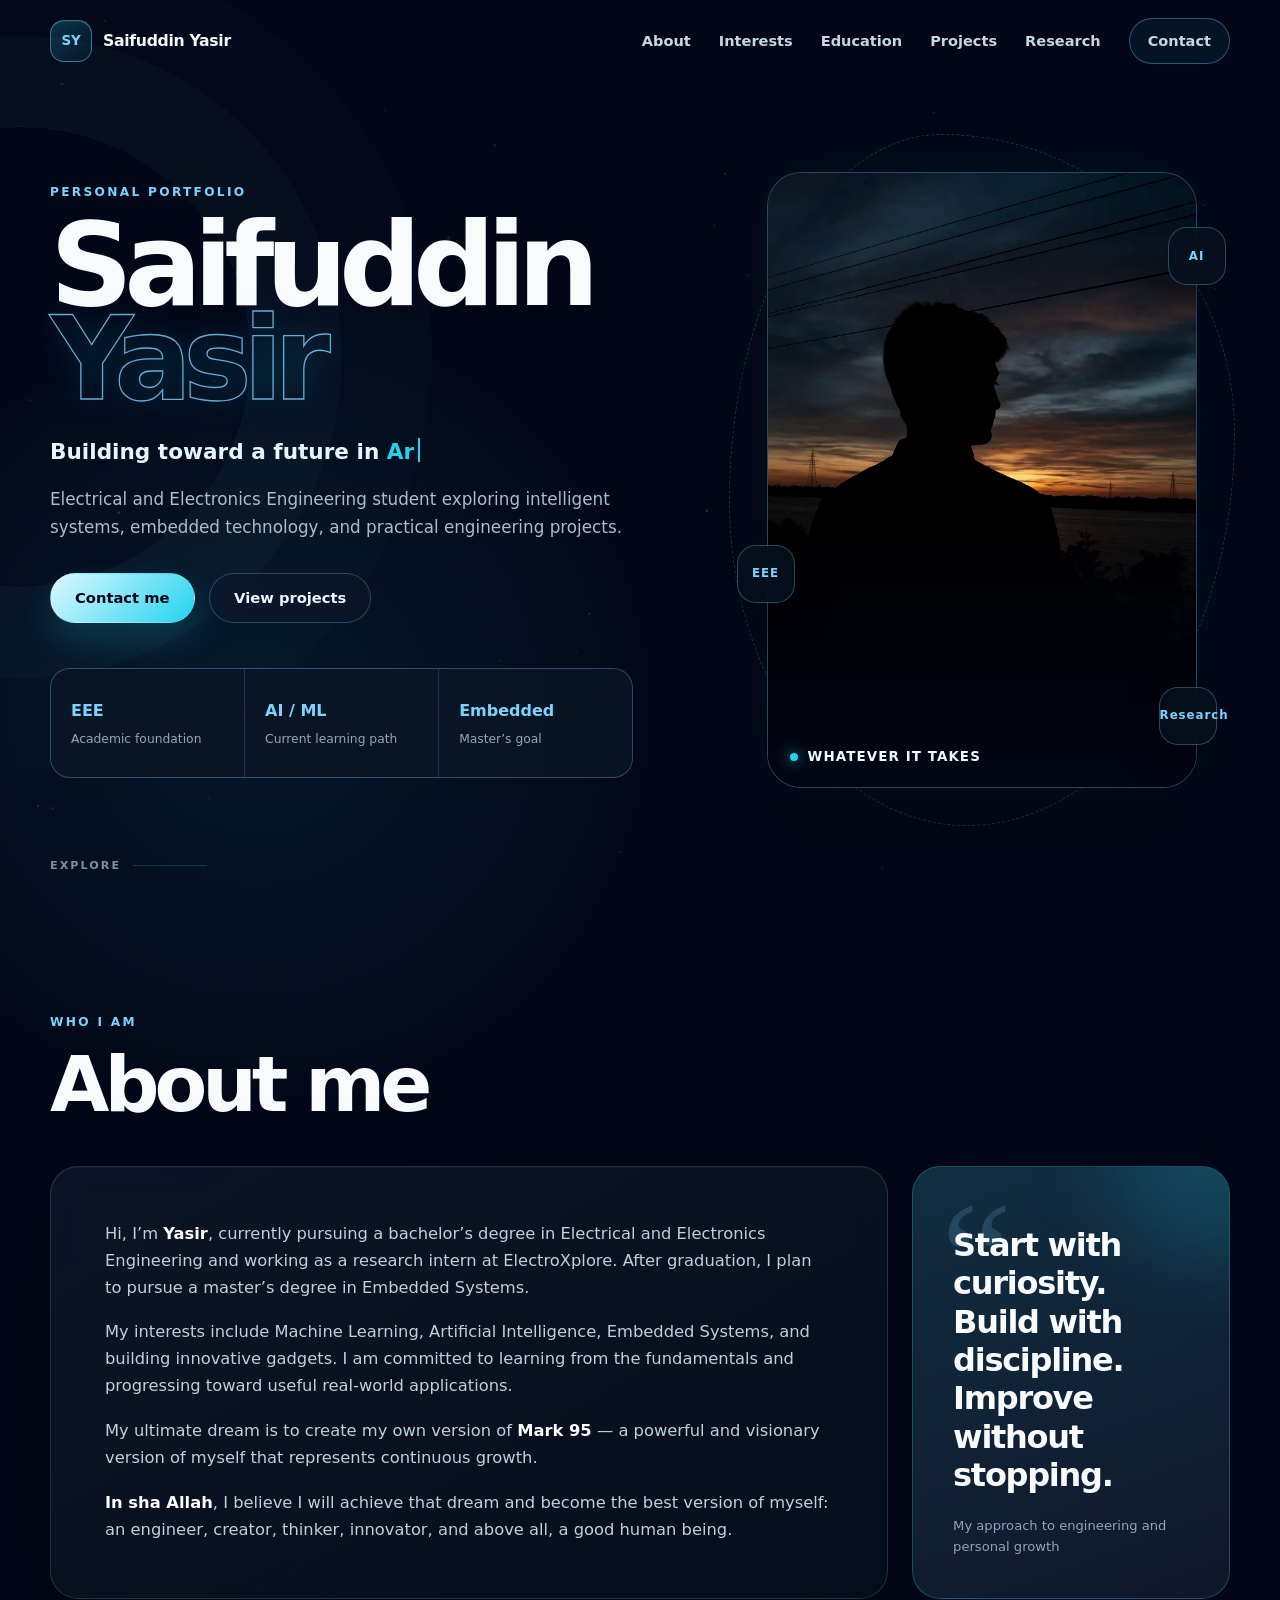
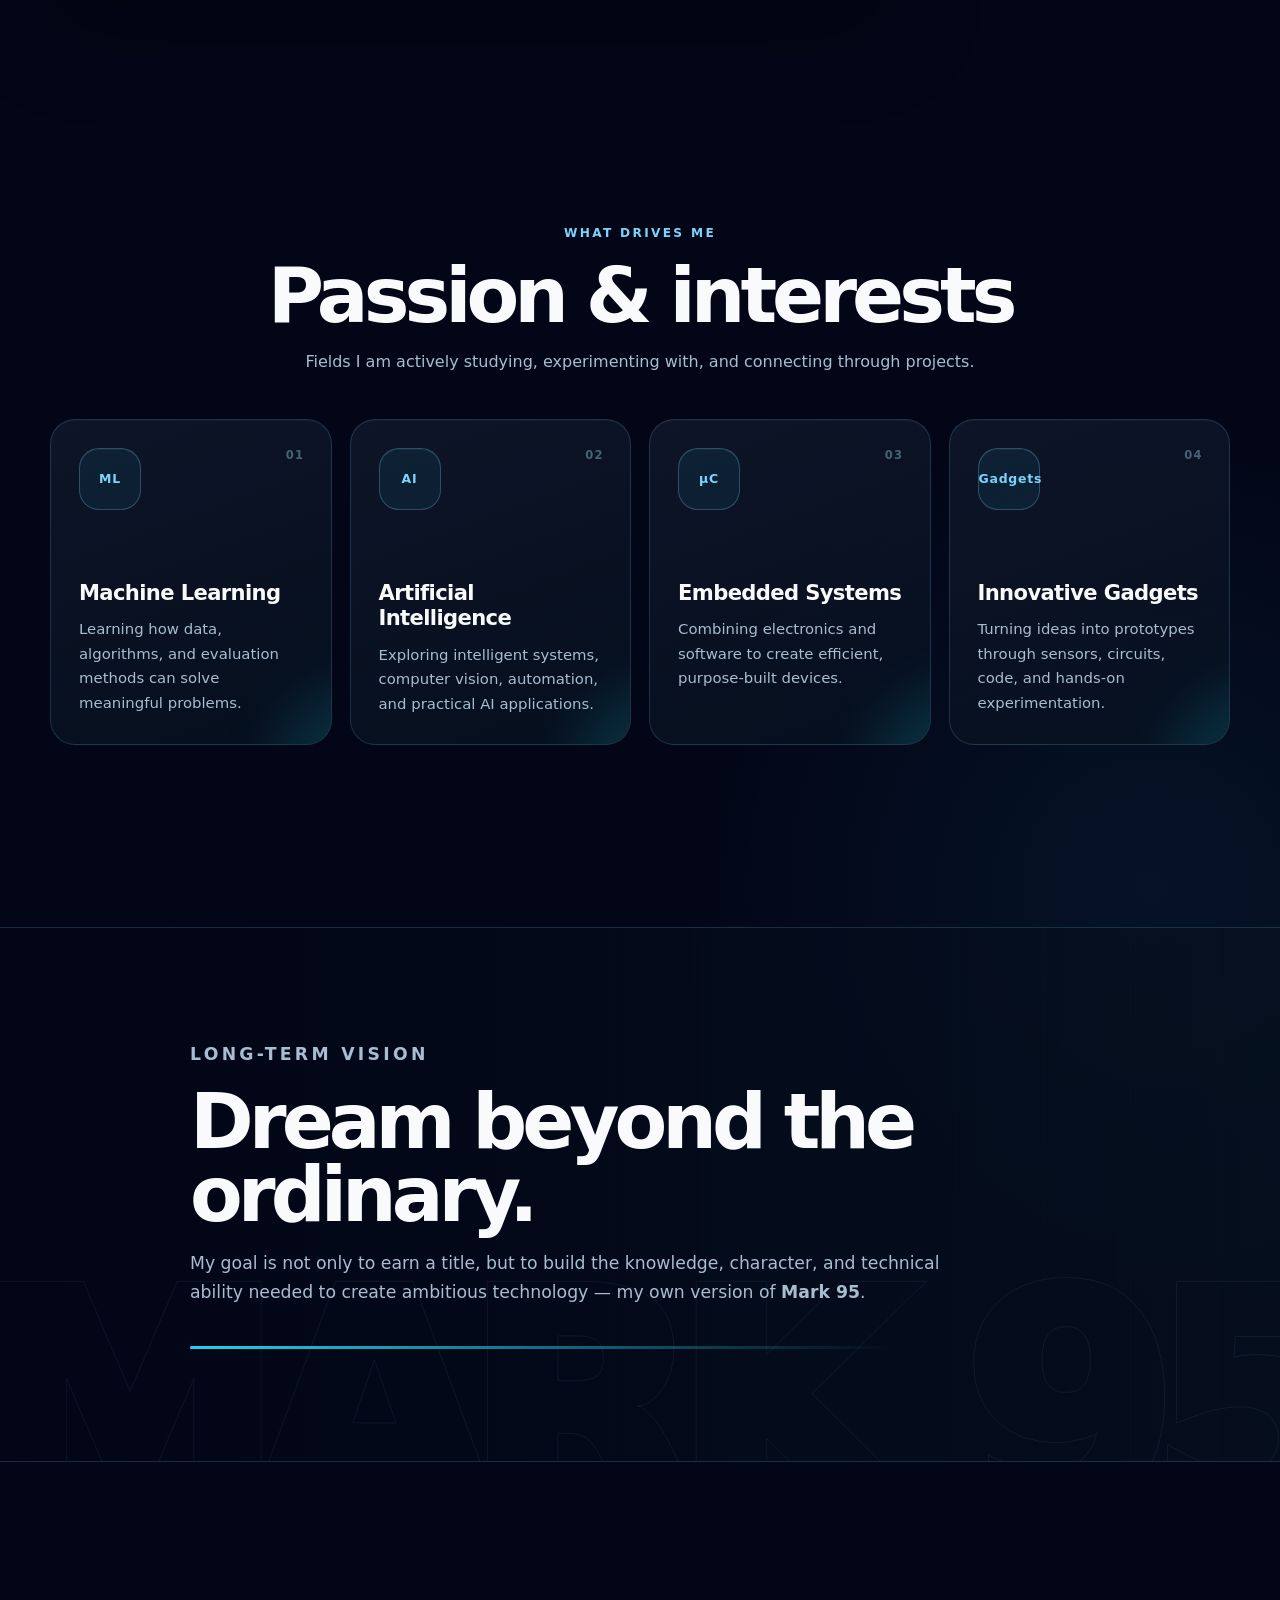
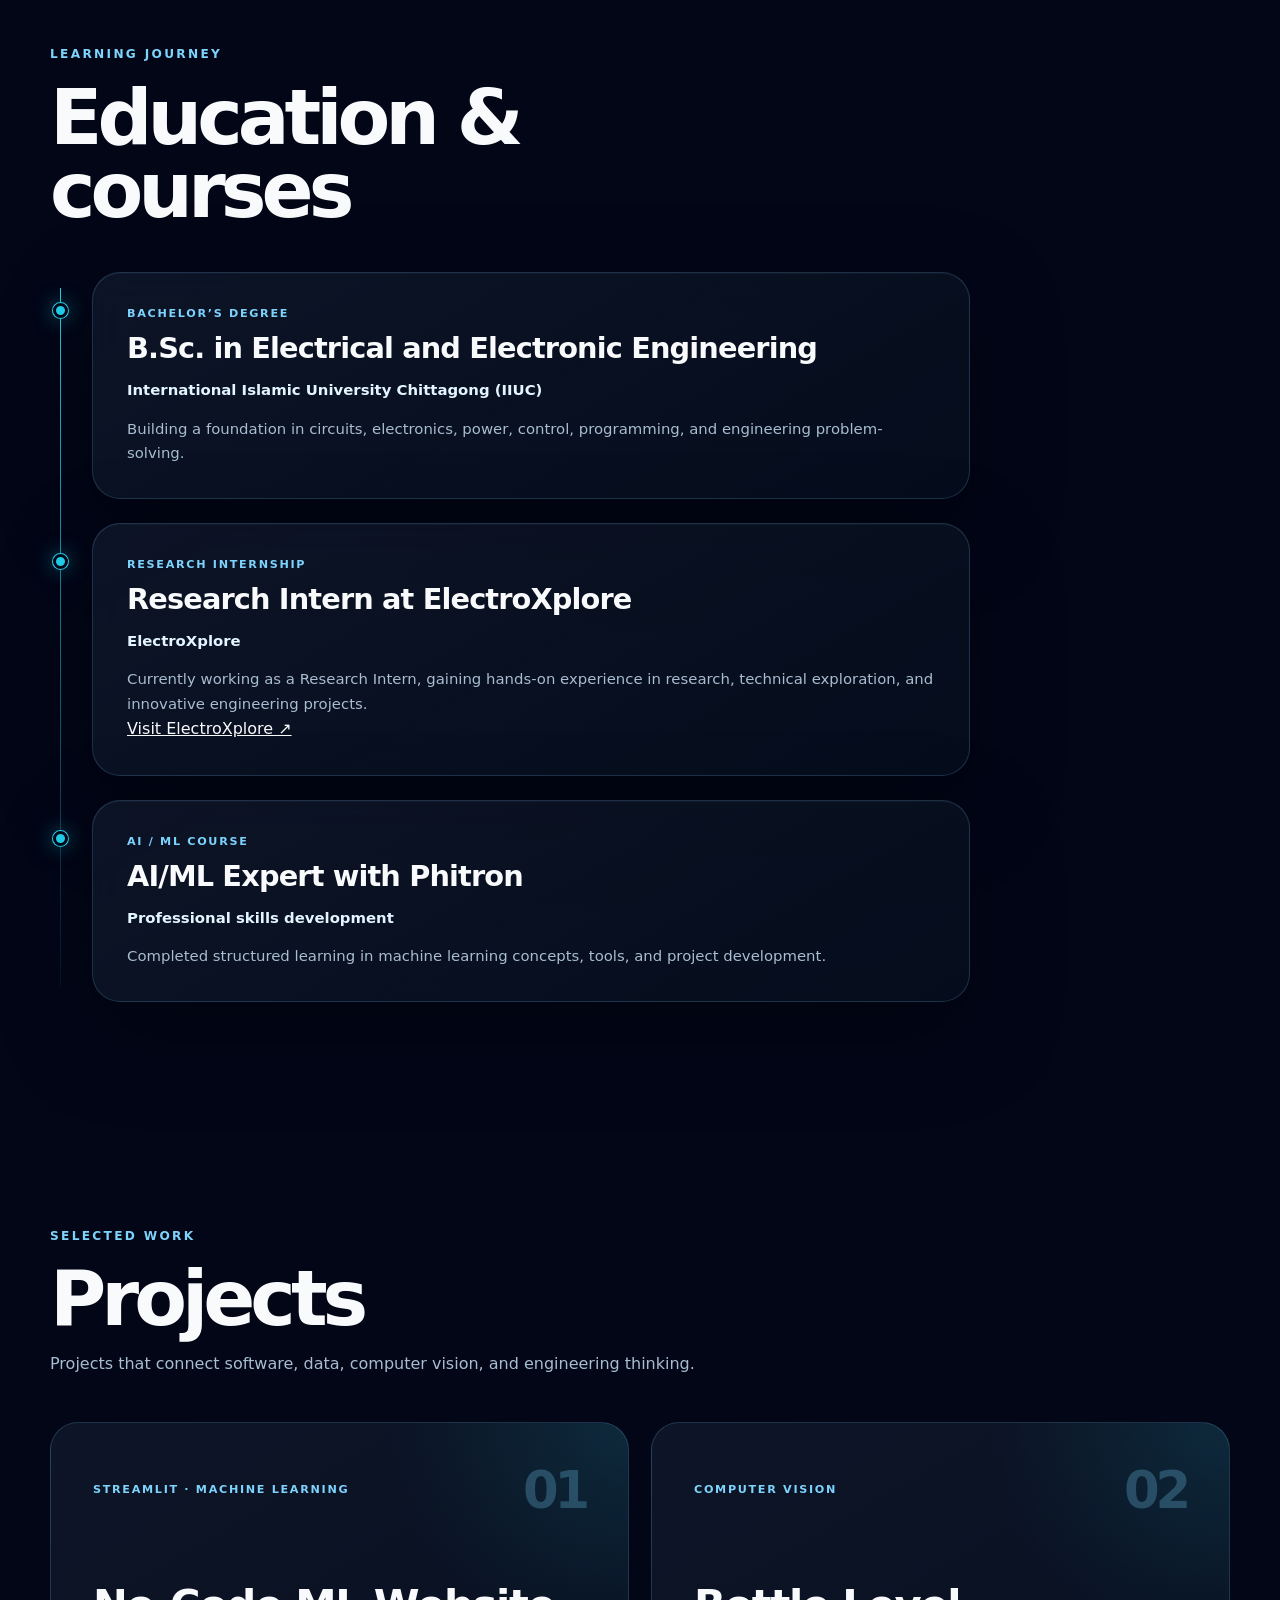
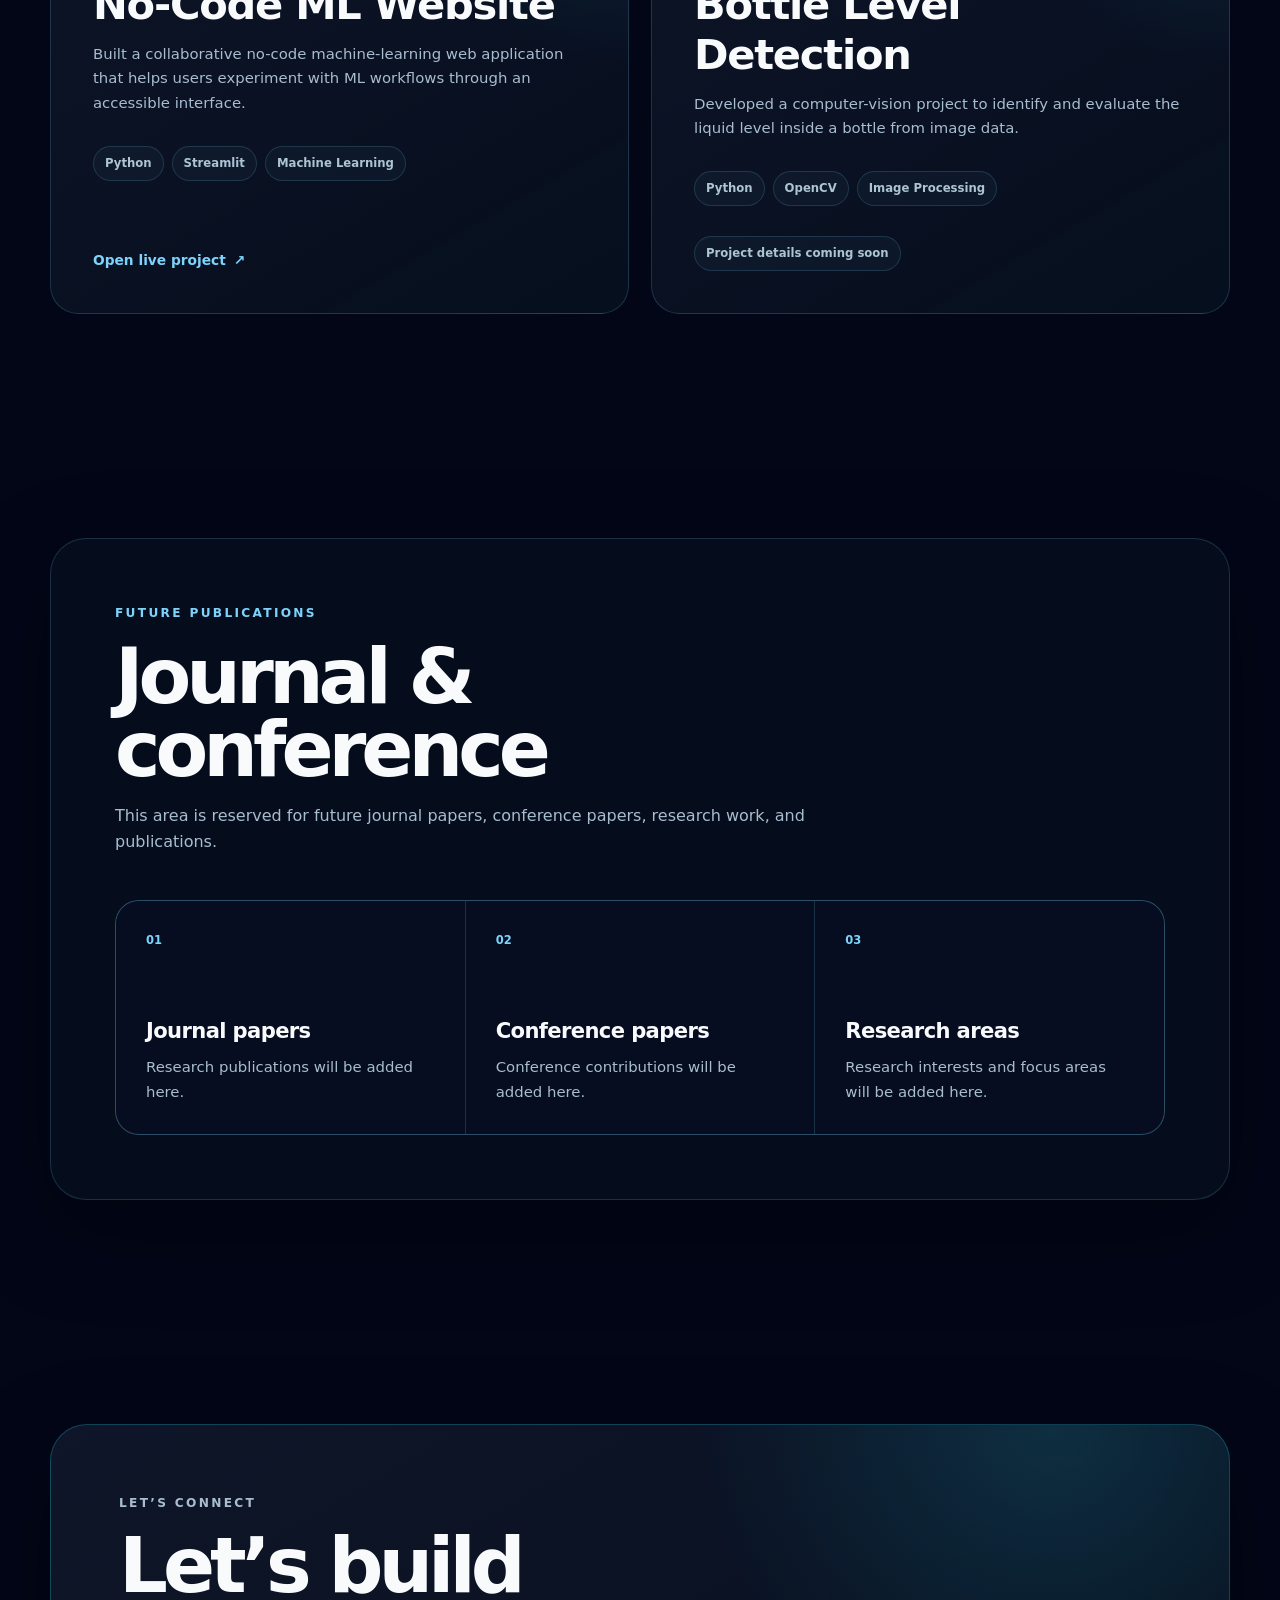
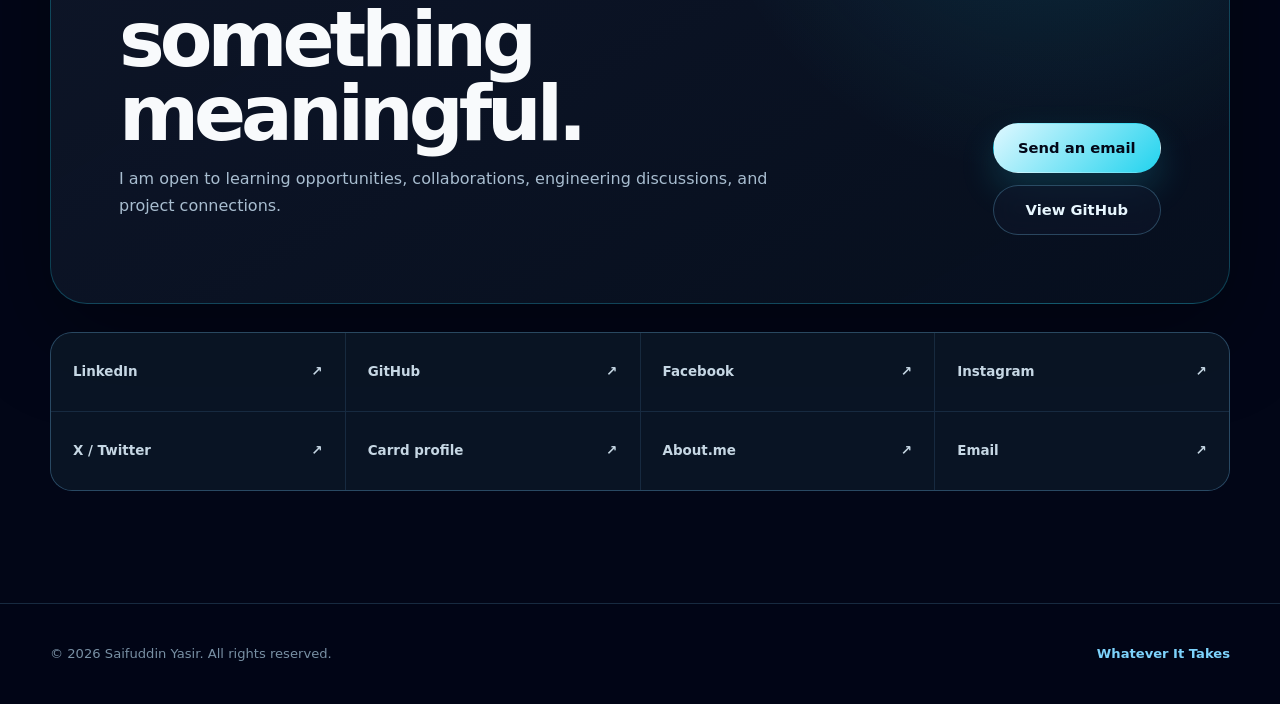
<file: index.html>
<!doctype html>
<html lang="en">
<head>
  <meta charset="utf-8">
  <meta name="viewport" content="width=device-width, initial-scale=1">
  <meta name="description" content="Portfolio of Saifuddin Yasir — EEE student interested in machine learning, artificial intelligence, embedded systems, and Innovative technology.">
  <meta name="theme-color" content="#020617">
  <meta property="og:title" content="Saifuddin Yasir | Portfolio">
  <meta property="og:description" content="EEE student exploring machine learning, artificial intelligence, embedded systems, and Innovative gadgets.">
  <meta property="og:type" content="website">
  <meta property="og:image" content="assets/hero.webp">
  <title>Saifuddin Yasir | Portfolio</title>
  <link rel="icon" href="assets/favicon.svg" type="image/svg+xml">
  <link rel="stylesheet" href="style.css">
  <script src="script.js" defer></script>
</head>
<body>
  <a class="skip-link" href="#main-content">Skip to content</a>
  <canvas id="particle-canvas" aria-hidden="true"></canvas>

  <header class="site-header" id="top">
    <nav class="nav container" aria-label="Main navigation">
      <a class="brand" href="#home" aria-label="Saifuddin Yasir homepage">
        <span class="brand-mark">SY</span>
        <span>Saifuddin Yasir</span>
      </a>

      <button class="nav-toggle" type="button" aria-expanded="false" aria-controls="nav-links" aria-label="Open navigation menu">
        <span></span><span></span><span></span>
      </button>

      <div class="nav-links" id="nav-links">
        <a href="#about">About</a>
        <a href="#interests">Interests</a>
        <a href="#education">Education</a>
        <a href="#projects">Projects</a>
        <a href="#research">Research</a>
        <a class="nav-cta" href="#contact">Contact</a>
      </div>
    </nav>
  </header>

  <main id="main-content">
    <section class="hero section container" id="home">
      <div class="hero-copy reveal">
        <p class="eyebrow">Personal portfolio</p>
        <h1>Saifuddin<br><span>Yasir</span></h1>
        <p class="hero-role">Building toward a future in <span id="typed-role">Machine Learning</span><span class="typing-cursor" aria-hidden="true"></span></p>
        <p class="hero-intro">
          Electrical and Electronics Engineering student exploring intelligent systems, embedded technology, and practical engineering projects.
        </p>
        <div class="button-row">
          <a class="button button-primary magnetic" href="mailto:saifuddinyasir20@gmail.com">Contact me</a>
          <a class="button button-secondary magnetic" href="#projects">View projects</a>
        </div>
        <div class="hero-stats" aria-label="Portfolio highlights">
          <div><strong>EEE</strong><span>Academic foundation</span></div>
          <div><strong>AI / ML</strong><span>Current learning path</span></div>
          <div><strong>Embedded</strong><span>Master’s goal</span></div>
        </div>
      </div>

      <div class="hero-visual reveal reveal-delay-1">
        <div class="image-orbit" aria-hidden="true"></div>
        <figure class="hero-card tilt-card">
          <img src="hero.webp" width="810" height="614">
          <figcaption>
            <span class="status-dot" aria-hidden="true"></span>
            Whatever It Takes
          </figcaption>
        </figure>
        <div class="floating-chip chip-one" aria-hidden="true">AI</div>
        <div class="floating-chip chip-two" aria-hidden="true">EEE</div>
        <div class="floating-chip chip-three" aria-hidden="true">Research</div> 
      </div>

      <a class="scroll-cue" href="#about" aria-label="Scroll to About section">
        <span>Explore</span>
        <span class="scroll-line" aria-hidden="true"></span>
      </a>
    </section>

    <section class="section container" id="about">
      <div class="section-heading reveal">
        <p class="eyebrow">Who I am</p>
        <h2>About me</h2>
      </div>
      <div class="about-grid">
        <article class="glass-panel about-copy reveal">
          <p>
            Hi, I’m <strong>Yasir</strong>, currently pursuing a bachelor’s degree in Electrical and Electronics Engineering and working as a research intern at ElectroXplore. After graduation, I plan to pursue a master’s degree in Embedded Systems.
          </p>
          <p>
            My interests include Machine Learning, Artificial Intelligence, Embedded Systems, and building innovative gadgets. I am committed to learning from the fundamentals and progressing toward useful real-world applications.
          </p>
          <p>
            My ultimate dream is to create my own version of <strong>Mark 95</strong> — a powerful and visionary version of myself that represents continuous growth.
          </p>
          <p>
            <strong>In sha Allah</strong>, I believe I will achieve that dream and become the best version of myself: an engineer, creator, thinker, innovator, and above all, a good human being.
          </p>
        </article>

        <aside class="quote-panel reveal reveal-delay-1">
          <span class="quote-mark" aria-hidden="true">“</span>
          <blockquote>Start with curiosity. Build with discipline. Improve without stopping.</blockquote>
          <p>My approach to engineering and personal growth</p>
        </aside>
      </div>
    </section>

    <section class="section container" id="interests">
      <div class="section-heading section-heading-center reveal">
        <p class="eyebrow">What drives me</p>
        <h2>Passion &amp; interests</h2>
        <p>Fields I am actively studying, experimenting with, and connecting through projects.</p>
      </div>

      <div class="card-grid interests-grid">
        <article class="feature-card reveal tilt-card">
          <span class="card-number">01</span>
          <div class="icon-box" aria-hidden="true">ML</div>
          <h3>Machine Learning</h3>
          <p>Learning how data, algorithms, and evaluation methods can solve meaningful problems.</p>
        </article>
        <article class="feature-card reveal reveal-delay-1 tilt-card">
          <span class="card-number">02</span>
          <div class="icon-box" aria-hidden="true">AI</div>
          <h3>Artificial Intelligence</h3>
          <p>Exploring intelligent systems, computer vision, automation, and practical AI applications.</p>
        </article>
        <article class="feature-card reveal reveal-delay-2 tilt-card">
          <span class="card-number">03</span>
          <div class="icon-box" aria-hidden="true">µC</div>
          <h3>Embedded Systems</h3>
          <p>Combining electronics and software to create efficient, purpose-built devices.</p>
        </article>
        <article class="feature-card reveal reveal-delay-3 tilt-card">
          <span class="card-number">04</span>
          <div class="icon-box" aria-hidden="true">Gadgets</div>
          <h3>Innovative Gadgets</h3>
          <p>Turning ideas into prototypes through sensors, circuits, code, and hands-on experimentation.</p>
        </article>
      </div>
    </section>

    <section class="section dream-section" id="dream">
      <div class="container dream-content reveal">
        <p class="eyebrow">Long-term vision</p>
        <h2>Dream beyond the ordinary.</h2>
        <p>
          My goal is not only to earn a title, but to build the knowledge, character, and technical ability needed to create ambitious technology — my own version of <strong>Mark 95</strong>.
        </p>
        <div class="dream-line" aria-hidden="true"></div>
      </div>
    </section>

    <section class="section container" id="education">
      <div class="section-heading reveal">
        <p class="eyebrow">Learning journey</p>
        <h2>Education &amp; courses</h2>
      </div>

      
<div class="timeline">

  <!-- Bachelor's Degree -->
  <article class="timeline-item reveal">
    <div class="timeline-marker" aria-hidden="true"></div>
    <div class="timeline-content glass-panel">
      <p class="timeline-label">Bachelor’s degree</p>
      <h3>B.Sc. in Electrical and Electronic Engineering</h3>
      <p class="institution">
        International Islamic University Chittagong (IIUC)
      </p>
      <p>
        Building a foundation in circuits, electronics, power,
        control, programming, and engineering problem-solving.
      </p>
    </div>
  </article>

  <!-- Research Internship -->
  <article class="timeline-item reveal reveal-delay-1">
    <div class="timeline-marker" aria-hidden="true"></div>
    <div class="timeline-content glass-panel">
      <p class="timeline-label">Research Internship</p>
      <h3>Research Intern at ElectroXplore</h3>
      <p class="institution">ElectroXplore</p>
      <p>
        Currently working as a Research Intern, gaining hands-on
        experience in research, technical exploration, and
        innovative engineering projects.
      </p>

      <a
        href="https://www.electroxplore.com/"
        target="_blank"
        rel="noopener noreferrer"
        class="timeline-link-btn"
      >
        Visit ElectroXplore ↗
      </a>
    </div>
  </article>

  <!-- AI / ML Course -->
  <article class="timeline-item reveal reveal-delay-2">
    <div class="timeline-marker" aria-hidden="true"></div>
    <div class="timeline-content glass-panel">
      <p class="timeline-label">AI / ML course</p>
      <h3>AI/ML Expert with Phitron</h3>
      <p class="institution">Professional skills development</p>
      <p>
        Completed structured learning in machine learning
        concepts, tools, and project development.
      </p>
    </div>
  </article>

</div>

    </section>

    <section class="section container" id="projects">
      <div class="section-heading reveal">
        <p class="eyebrow">Selected work</p>
        <h2>Projects</h2>
        <p>Projects that connect software, data, computer vision, and engineering thinking.</p>
      </div>

      <div class="project-grid">
        <article class="project-card reveal">
          <div class="project-top">
            <span class="project-type">Streamlit · Machine Learning</span>
            <span class="project-index">01</span>
          </div>
          <h3>No-Code ML Website</h3>
          <p>Built a collaborative no-code machine-learning web application that helps users experiment with ML workflows through an accessible interface.</p>
          <div class="tag-list" aria-label="Technologies used">
            <span>Python</span><span>Streamlit</span><span>Machine Learning</span>
          </div>
          <a class="text-link" href="https://nocode-ml-app-mlotzb.streamlit.app/" target="_blank" rel="noopener noreferrer">
            Open live project <span aria-hidden="true">↗</span>
          </a>
        </article>

        <article class="project-card reveal reveal-delay-1">
          <div class="project-top">
            <span class="project-type">Computer Vision</span>
            <span class="project-index">02</span>
          </div>
          <h3>Bottle Level Detection</h3>
          <p>Developed a computer-vision project to identify and evaluate the liquid level inside a bottle from image data.</p>
          <div class="tag-list" aria-label="Technologies used">
            <span>Python</span><span>OpenCV</span><span>Image Processing</span>
          </div>
          <span class="project-status">Project details coming soon</span>
        </article>
      </div>
    </section>

    <section class="section container" id="research">
      <div class="research-panel reveal">
        <div class="section-heading">
          <p class="eyebrow">Future publications</p>
          <h2>Journal &amp; conference</h2>
          <p>This area is reserved for future journal papers, conference papers, research work, and publications.</p>
        </div>
        <div class="research-grid">
          <article><span>01</span><h3>Journal papers</h3><p>Research publications will be added here.</p></article>
          <article><span>02</span><h3>Conference papers</h3><p>Conference contributions will be added here.</p></article>
          <article><span>03</span><h3>Research areas</h3><p>Research interests and focus areas will be added here.</p></article>
        </div>
      </div>
    </section>

    <section class="section container" id="contact">
      <div class="contact-panel reveal">
        <div>
          <p class="eyebrow">Let’s connect</p>
          <h2>Let’s build something meaningful.</h2>
          <p>I am open to learning opportunities, collaborations, engineering discussions, and project connections.</p>
        </div>
        <div class="contact-actions">
          <a class="button button-primary magnetic" href="mailto:saifuddinyasir20@gmail.com">Send an email</a>
          <a class="button button-secondary magnetic" href="https://github.com/Saifuddin-Yasir" target="_blank" rel="noopener noreferrer">View GitHub</a>
        </div>
      </div>

      <div class="social-grid reveal reveal-delay-1" aria-label="Social media profiles">
        <a href="https://www.linkedin.com/in/saifuddin-yasir-mark95" target="_blank" rel="noopener noreferrer"><span>LinkedIn</span><span>↗</span></a>
        <a href="https://github.com/Saifuddin-Yasir" target="_blank" rel="noopener noreferrer"><span>GitHub</span><span>↗</span></a>
        <a href="https://www.facebook.com/share/1EAte6KpjS/" target="_blank" rel="noopener noreferrer"><span>Facebook</span><span>↗</span></a>
        <a href="https://www.instagram.com/saifuddinyasir_95/" target="_blank" rel="noopener noreferrer"><span>Instagram</span><span>↗</span></a>
        <a href="https://x.com/Saifuddinyasir_" target="_blank" rel="noopener noreferrer"><span>X / Twitter</span><span>↗</span></a>
        <a href="https://saifuddinyasir.carrd.co/" target="_blank" rel="noopener noreferrer"><span>Carrd profile</span><span>↗</span></a>
        <a href="https://about.me/saifuddinyasir" target="_blank" rel="noopener noreferrer"><span>About.me</span><span>↗</span></a>
        <a href="mailto:saifuddinyasir20@gmail.com"><span>Email</span><span>↗</span></a>
      </div>
    </section>
  </main>

  <footer class="site-footer">
    <div class="container footer-content">
      <p>© <span id="current-year">2026</span> Saifuddin Yasir. All rights reserved.</p>
      <p>Whatever It Takes</p>
    </div>
  </footer>

  <button class="back-to-top" type="button" aria-label="Back to top">↑</button>
</body>
</html>
</file>
<file: style.css>
:root {
  --bg: #020617;
  --bg-soft: #07111f;
  --panel: rgba(15, 23, 42, 0.74);
  --panel-solid: #0f172a;
  --panel-light: #13213a;
  --text: #f8fafc;
  --muted: #a8bdd0;
  --line: rgba(125, 211, 252, 0.18);
  --accent: #22d3ee;
  --accent-2: #7dd3fc;
  --accent-3: #38bdf8;
  --shadow: 0 30px 90px rgba(0, 0, 0, 0.34);
  --radius: 28px;
  --container: 1180px;
}

* {
  box-sizing: border-box;
}

html {
  scroll-behavior: smooth;
  scroll-padding-top: 96px;
}

body {
  margin: 0;
  min-width: 320px;
  overflow-x: hidden;
  background:
    radial-gradient(circle at 20% 10%, rgba(34, 211, 238, 0.09), transparent 28rem),
    radial-gradient(circle at 90% 35%, rgba(56, 189, 248, 0.07), transparent 30rem),
    var(--bg);
  color: var(--text);
  font-family: Inter, ui-sans-serif, system-ui, -apple-system, BlinkMacSystemFont, "Segoe UI", sans-serif;
  line-height: 1.65;
}

body.menu-open {
  overflow: hidden;
}

a {
  color: inherit;
}

img {
  max-width: 100%;
  display: block;
}

button,
a {
  -webkit-tap-highlight-color: transparent;
}

::selection {
  background: rgba(34, 211, 238, 0.28);
  color: #fff;
}

#particle-canvas {
  position: fixed;
  inset: 0;
  width: 100%;
  height: 100%;
  pointer-events: none;
  opacity: 0.55;
  z-index: -1;
}

.skip-link {
  position: fixed;
  top: 10px;
  left: 10px;
  transform: translateY(-150%);
  z-index: 9999;
  padding: 10px 16px;
  border-radius: 12px;
  background: #fff;
  color: #020617;
  font-weight: 800;
}

.skip-link:focus {
  transform: translateY(0);
}

.container {
  width: min(calc(100% - 40px), var(--container));
  margin-inline: auto;
}

.section {
  position: relative;
  padding: 112px 0;
}

.site-header {
  position: fixed;
  inset: 0 0 auto;
  z-index: 1000;
  transition: background 250ms ease, border-color 250ms ease, box-shadow 250ms ease;
}

.site-header.scrolled {
  border-bottom: 1px solid var(--line);
  background: rgba(2, 6, 23, 0.83);
  box-shadow: 0 14px 40px rgba(0, 0, 0, 0.22);
  backdrop-filter: blur(18px);
}

.nav {
  min-height: 82px;
  display: flex;
  align-items: center;
  justify-content: space-between;
  gap: 24px;
}

.brand {
  display: inline-flex;
  align-items: center;
  gap: 11px;
  text-decoration: none;
  font-size: 0.98rem;
  font-weight: 800;
  letter-spacing: -0.02em;
}

.brand-mark {
  display: grid;
  width: 42px;
  height: 42px;
  place-items: center;
  border: 1px solid rgba(125, 211, 252, 0.45);
  border-radius: 14px;
  background: linear-gradient(145deg, rgba(34, 211, 238, 0.22), rgba(56, 189, 248, 0.04));
  color: var(--accent-2);
  font-size: 0.84rem;
  box-shadow: inset 0 1px rgba(255, 255, 255, 0.08);
}

.nav-links {
  display: flex;
  align-items: center;
  gap: 28px;
}

.nav-links a {
  position: relative;
  color: #c8d6e3;
  text-decoration: none;
  font-size: 0.91rem;
  font-weight: 700;
  transition: color 200ms ease;
}

.nav-links a:not(.nav-cta)::after {
  content: "";
  position: absolute;
  left: 0;
  right: 100%;
  bottom: -7px;
  height: 2px;
  border-radius: 999px;
  background: var(--accent);
  transition: right 220ms ease;
}

.nav-links a:hover,
.nav-links a.active {
  color: #fff;
}

.nav-links a:hover::after,
.nav-links a.active::after {
  right: 0;
}

.nav-cta {
  padding: 10px 18px;
  border: 1px solid rgba(125, 211, 252, 0.35);
  border-radius: 999px;
  background: rgba(34, 211, 238, 0.07);
}

.nav-toggle {
  display: none;
  width: 46px;
  height: 46px;
  border: 1px solid var(--line);
  border-radius: 14px;
  background: rgba(15, 23, 42, 0.8);
  cursor: pointer;
}

.nav-toggle span {
  width: 21px;
  height: 2px;
  display: block;
  margin: 5px auto;
  border-radius: 999px;
  background: #fff;
  transition: transform 250ms ease, opacity 250ms ease;
}

.nav-toggle[aria-expanded="true"] span:nth-child(1) {
  transform: translateY(7px) rotate(45deg);
}

.nav-toggle[aria-expanded="true"] span:nth-child(2) {
  opacity: 0;
}

.nav-toggle[aria-expanded="true"] span:nth-child(3) {
  transform: translateY(-7px) rotate(-45deg);
}

.hero {
  min-height: 100svh;
  padding-top: 150px;
  padding-bottom: 90px;
  display: grid;
  grid-template-columns: minmax(0, 1.08fr) minmax(340px, 0.92fr);
  align-items: center;
  gap: clamp(52px, 8vw, 100px);
}

.hero::before {
  content: "";
  position: absolute;
  width: 460px;
  height: 460px;
  top: 14%;
  left: -22%;
  border: 1px solid rgba(125, 211, 252, 0.08);
  border-radius: 50%;
  box-shadow: 0 0 0 90px rgba(125, 211, 252, 0.025), 0 0 0 180px rgba(125, 211, 252, 0.015);
}

.eyebrow {
  margin: 0 0 16px;
  color: var(--accent-2);
  font-size: 0.76rem;
  font-weight: 900;
  letter-spacing: 0.19em;
  text-transform: uppercase;
}

.hero h1 {
  max-width: 740px;
  margin: 0;
  font-size: clamp(4rem, 9vw, 7.8rem);
  font-weight: 900;
  letter-spacing: -0.075em;
  line-height: 0.82;
}

.hero h1 span {
  color: transparent;
  -webkit-text-stroke: 1.3px rgba(125, 211, 252, 0.8);
  text-shadow: 0 0 34px rgba(34, 211, 238, 0.13);
}

.hero-role {
  min-height: 35px;
  margin: 28px 0 16px;
  color: #e4f7ff;
  font-size: clamp(1.05rem, 2.2vw, 1.35rem);
  font-weight: 750;
}

#typed-role {
  color: var(--accent);
}

.typing-cursor {
  display: inline-block;
  width: 2px;
  height: 1.12em;
  margin-left: 4px;
  vertical-align: -0.12em;
  background: var(--accent);
  animation: blink 700ms steps(1) infinite;
}

@keyframes blink {
  50% { opacity: 0; }
}

.hero-intro {
  max-width: 650px;
  margin: 0;
  color: var(--muted);
  font-size: 1.05rem;
}

.button-row {
  display: flex;
  flex-wrap: wrap;
  gap: 14px;
  margin-top: 32px;
}

.button {
  position: relative;
  overflow: hidden;
  display: inline-flex;
  min-height: 50px;
  align-items: center;
  justify-content: center;
  padding: 0 24px;
  border: 1px solid transparent;
  border-radius: 999px;
  text-decoration: none;
  font-size: 0.92rem;
  font-weight: 850;
  transition: transform 180ms ease, box-shadow 180ms ease, background 180ms ease;
  will-change: transform;
}

.button::before {
  content: "";
  position: absolute;
  inset: 0;
  background: linear-gradient(115deg, transparent 20%, rgba(255, 255, 255, 0.38), transparent 80%);
  transform: translateX(-120%);
  transition: transform 600ms ease;
}

.button:hover::before {
  transform: translateX(120%);
}

.button-primary {
  background: linear-gradient(135deg, #dff8ff, var(--accent));
  color: #020617;
  box-shadow: 0 16px 35px rgba(34, 211, 238, 0.18);
}

.button-primary:hover {
  box-shadow: 0 20px 48px rgba(34, 211, 238, 0.27);
}

.button-secondary {
  border-color: rgba(125, 211, 252, 0.27);
  background: rgba(15, 23, 42, 0.55);
  color: #e8f7ff;
  backdrop-filter: blur(12px);
}

.hero-stats {
  display: grid;
  grid-template-columns: repeat(3, 1fr);
  gap: 1px;
  max-width: 680px;
  margin-top: 45px;
  overflow: hidden;
  border: 1px solid var(--line);
  border-radius: 20px;
  background: var(--line);
}

.hero-stats div {
  min-height: 108px;
  display: flex;
  flex-direction: column;
  justify-content: center;
  padding: 18px 20px;
  background: rgba(7, 17, 31, 0.88);
}

.hero-stats strong {
  color: var(--accent-2);
  font-size: 1rem;
}

.hero-stats span {
  margin-top: 4px;
  color: #91a8ba;
  font-size: 0.77rem;
}

.hero-visual {
  position: relative;
  width: min(100%, 430px);
  justify-self: center;
}

.image-orbit {
  position: absolute;
  inset: -38px;
  border: 1px dashed rgba(125, 211, 252, 0.23);
  border-radius: 42% 58% 53% 47% / 53% 43% 57% 47%;
  animation: orbit-spin 28s linear infinite;
}

.image-orbit::before,
.image-orbit::after {
  content: "";
  position: absolute;
  width: 9px;
  height: 9px;
  border-radius: 50%;
  background: var(--accent);
  box-shadow: 0 0 24px var(--accent);
}

.image-orbit::before { top: 11%; left: 12%; }
.image-orbit::after { right: 8%; bottom: 16%; }

@keyframes orbit-spin {
  to { transform: rotate(360deg); }
}

.hero-card {
  position: relative;
  margin: 0;
  overflow: hidden;
  border: 1px solid rgba(125, 211, 252, 0.25);
  border-radius: 34px;
  background: var(--panel-solid);
  box-shadow: var(--shadow), 0 0 70px rgba(34, 211, 238, 0.08);
  transform-style: preserve-3d;
  transition: transform 180ms ease;
}

.hero-card::after {
  content: "";
  position: absolute;
  inset: 0;
  pointer-events: none;
  background: linear-gradient(to top, rgba(2, 6, 23, 0.82), transparent 45%);
}

.hero-card img {
  width: 100%;
  aspect-ratio: 683 / 870;
  object-fit: cover;
  object-position: center 28%;
  filter: saturate(0.86) contrast(1.06);
  transition: transform 700ms cubic-bezier(.2,.7,.2,1), filter 700ms ease;
}

.hero-card:hover img {
  transform: scale(1.045);
  filter: saturate(1) contrast(1.08);
}

.hero-card figcaption {
  position: absolute;
  z-index: 2;
  left: 22px;
  right: 22px;
  bottom: 19px;
  display: flex;
  align-items: center;
  gap: 10px;
  color: #eafaff;
  font-size: 0.84rem;
  font-weight: 800;
  letter-spacing: 0.08em;
  text-transform: uppercase;
}

.status-dot {
  width: 8px;
  height: 8px;
  border-radius: 50%;
  background: var(--accent);
  box-shadow: 0 0 14px var(--accent);
  animation: pulse-dot 1.8s ease-in-out infinite;
}

@keyframes pulse-dot {
  50% { opacity: 0.45; transform: scale(0.78); }
}

.floating-chip {
  position: absolute;
  z-index: 3;
  display: grid;
  place-items: center;
  width: 58px;
  height: 58px;
  border: 1px solid rgba(125, 211, 252, 0.3);
  border-radius: 19px;
  background: rgba(7, 17, 31, 0.77);
  color: var(--accent-2);
  font-size: 0.74rem;
  font-weight: 900;
  letter-spacing: 0.08em;
  box-shadow: 0 20px 40px rgba(0, 0, 0, 0.26);
  backdrop-filter: blur(14px);
  animation: floating 5s ease-in-out infinite;
}

.chip-one { top: 9%; right: -29px; }
.chip-two { left: -30px; bottom: 30%; animation-delay: -1.5s; }
.chip-three { right: -20px; bottom: 7%; animation-delay: -3s; }

@keyframes floating {
  50% { transform: translateY(-13px) rotate(3deg); }
}

.scroll-cue {
  position: absolute;
  left: 0;
  bottom: 25px;
  display: flex;
  align-items: center;
  gap: 12px;
  color: #7890a4;
  text-decoration: none;
  font-size: 0.7rem;
  font-weight: 800;
  letter-spacing: 0.18em;
  text-transform: uppercase;
}

.scroll-line {
  position: relative;
  width: 74px;
  height: 1px;
  overflow: hidden;
  background: rgba(125, 211, 252, 0.18);
}

.scroll-line::after {
  content: "";
  position: absolute;
  inset: 0;
  background: var(--accent);
  transform: translateX(-100%);
  animation: scroll-line 2.2s ease-in-out infinite;
}

@keyframes scroll-line {
  50%, 100% { transform: translateX(100%); }
}

.section-heading {
  max-width: 760px;
  margin-bottom: 44px;
}

.section-heading-center {
  margin-inline: auto;
  text-align: center;
}

.section-heading h2,
.dream-content h2,
.contact-panel h2 {
  margin: 0;
  font-size: clamp(2.6rem, 6vw, 5.2rem);
  line-height: 0.96;
  letter-spacing: -0.065em;
}

.section-heading > p:last-child,
.contact-panel p,
.dream-content > p {
  color: var(--muted);
}

.glass-panel {
  border: 1px solid var(--line);
  border-radius: var(--radius);
  background: linear-gradient(150deg, rgba(15, 23, 42, 0.82), rgba(7, 17, 31, 0.67));
  box-shadow: inset 0 1px rgba(255, 255, 255, 0.035), var(--shadow);
  backdrop-filter: blur(18px);
}

.about-grid {
  display: grid;
  grid-template-columns: minmax(0, 1.45fr) minmax(300px, 0.55fr);
  gap: 24px;
}

.about-copy {
  padding: clamp(28px, 5vw, 54px);
}

.about-copy p {
  margin: 0 0 18px;
  color: #bdd0df;
  font-size: 1.02rem;
}

.about-copy p:last-child {
  margin-bottom: 0;
}

.about-copy strong {
  color: #fff;
}

.quote-panel {
  position: relative;
  overflow: hidden;
  min-height: 100%;
  display: flex;
  flex-direction: column;
  justify-content: flex-end;
  padding: 40px;
  border: 1px solid rgba(34, 211, 238, 0.28);
  border-radius: var(--radius);
  background:
    linear-gradient(160deg, rgba(34, 211, 238, 0.12), rgba(15, 23, 42, 0.88)),
    var(--panel-solid);
}

.quote-panel::after {
  content: "";
  position: absolute;
  width: 220px;
  height: 220px;
  top: -120px;
  right: -100px;
  border-radius: 50%;
  background: rgba(34, 211, 238, 0.16);
  filter: blur(40px);
}

.quote-mark {
  position: absolute;
  top: 12px;
  left: 28px;
  color: rgba(125, 211, 252, 0.17);
  font-family: Georgia, serif;
  font-size: 10rem;
  line-height: 1;
}

.quote-panel blockquote {
  position: relative;
  z-index: 1;
  margin: 0;
  font-size: clamp(1.35rem, 2.8vw, 2rem);
  font-weight: 800;
  line-height: 1.2;
  letter-spacing: -0.04em;
}

.quote-panel p {
  position: relative;
  z-index: 1;
  margin: 20px 0 0;
  color: #8da5b9;
  font-size: 0.82rem;
}

.card-grid {
  display: grid;
  grid-template-columns: repeat(4, minmax(0, 1fr));
  gap: 18px;
}

.feature-card {
  position: relative;
  min-height: 310px;
  overflow: hidden;
  padding: 28px;
  border: 1px solid var(--line);
  border-radius: 25px;
  background: linear-gradient(160deg, rgba(15, 23, 42, 0.9), rgba(7, 17, 31, 0.78));
  box-shadow: inset 0 1px rgba(255, 255, 255, 0.035);
  transform-style: preserve-3d;
  transition: border-color 250ms ease, box-shadow 250ms ease, transform 180ms ease;
}

.feature-card::before {
  content: "";
  position: absolute;
  width: 180px;
  height: 180px;
  right: -120px;
  bottom: -120px;
  border-radius: 50%;
  background: rgba(34, 211, 238, 0.14);
  filter: blur(25px);
  transition: right 500ms ease, bottom 500ms ease;
}

.feature-card:hover {
  border-color: rgba(34, 211, 238, 0.44);
  box-shadow: 0 24px 55px rgba(0, 0, 0, 0.26), 0 0 50px rgba(34, 211, 238, 0.055);
}

.feature-card:hover::before {
  right: -55px;
  bottom: -65px;
}

.card-number {
  position: absolute;
  top: 26px;
  right: 26px;
  color: #456276;
  font-size: 0.72rem;
  font-weight: 900;
  letter-spacing: 0.12em;
}

.icon-box {
  width: 62px;
  height: 62px;
  display: grid;
  place-items: center;
  margin-bottom: 70px;
  border: 1px solid rgba(125, 211, 252, 0.27);
  border-radius: 20px;
  background: rgba(34, 211, 238, 0.07);
  color: var(--accent-2);
  font-size: 0.78rem;
  font-weight: 900;
  letter-spacing: 0.06em;
  box-shadow: inset 0 1px rgba(255, 255, 255, 0.05);
}

.feature-card h3,
.project-card h3,
.timeline-content h3,
.research-grid h3 {
  margin: 0 0 12px;
  font-size: 1.32rem;
  line-height: 1.2;
  letter-spacing: -0.03em;
}

.feature-card p,
.project-card p,
.timeline-content p,
.research-grid p {
  margin: 0;
  color: var(--muted);
  font-size: 0.93rem;
}

.dream-section {
  margin: 70px 0;
  overflow: hidden;
  border-block: 1px solid var(--line);
  background:
    linear-gradient(90deg, rgba(2, 6, 23, 0.93), rgba(7, 17, 31, 0.76)),
    repeating-linear-gradient(90deg, transparent 0 86px, rgba(125, 211, 252, 0.035) 86px 87px);
}

.dream-section::before {
  content: "MARK 95";
  position: absolute;
  right: -50px;
  bottom: -70px;
  color: transparent;
  -webkit-text-stroke: 1px rgba(125, 211, 252, 0.07);
  font-size: clamp(8rem, 24vw, 23rem);
  font-weight: 950;
  line-height: 0.78;
  letter-spacing: -0.09em;
  white-space: nowrap;
}

.dream-content {
  position: relative;
  z-index: 1;
  max-width: 900px;
}

.dream-content > p {
  max-width: 760px;
  font-size: 1.08rem;
}

.dream-line {
  width: min(100%, 700px);
  height: 3px;
  margin-top: 40px;
  border-radius: 999px;
  background: linear-gradient(90deg, var(--accent), rgba(34, 211, 238, 0));
  transform-origin: left;
  animation: dream-line 4s ease-in-out infinite alternate;
}

@keyframes dream-line {
  from { transform: scaleX(0.35); opacity: 0.4; }
  to { transform: scaleX(1); opacity: 1; }
}

.timeline {
  position: relative;
  max-width: 920px;
  padding-left: 42px;
}

.timeline::before {
  content: "";
  position: absolute;
  left: 10px;
  top: 16px;
  bottom: 16px;
  width: 1px;
  background: linear-gradient(var(--accent), rgba(34, 211, 238, 0.08));
}

.timeline-item {
  position: relative;
  margin-bottom: 24px;
}

.timeline-item:last-child {
  margin-bottom: 0;
}

.timeline-marker {
  position: absolute;
  left: -39px;
  top: 31px;
  width: 15px;
  height: 15px;
  border: 3px solid var(--bg);
  border-radius: 50%;
  background: var(--accent);
  box-shadow: 0 0 0 1px var(--accent), 0 0 20px rgba(34, 211, 238, 0.55);
}

.timeline-content {
  padding: 32px 34px;
}

.timeline-label,
.project-type {
  color: var(--accent-2) !important;
  font-size: 0.7rem !important;
  font-weight: 900;
  letter-spacing: 0.15em;
  text-transform: uppercase;
}

.timeline-content h3 {
  margin-top: 8px;
  font-size: clamp(1.35rem, 3vw, 1.8rem);
}

.institution {
  margin-bottom: 14px !important;
  color: #e3f6ff !important;
  font-weight: 700;
}

.project-grid {
  display: grid;
  grid-template-columns: repeat(2, minmax(0, 1fr));
  gap: 22px;
}

.project-card {
  position: relative;
  min-height: 430px;
  display: flex;
  flex-direction: column;
  padding: clamp(28px, 4vw, 42px);
  overflow: hidden;
  border: 1px solid var(--line);
  border-radius: var(--radius);
  background:
    radial-gradient(circle at 100% 0%, rgba(34, 211, 238, 0.12), transparent 15rem),
    linear-gradient(150deg, rgba(15, 23, 42, 0.9), rgba(7, 17, 31, 0.82));
  transition: transform 300ms ease, border-color 300ms ease, box-shadow 300ms ease;
}

.project-card:hover {
  transform: translateY(-8px);
  border-color: rgba(34, 211, 238, 0.4);
  box-shadow: var(--shadow);
}

.project-top {
  display: flex;
  align-items: center;
  justify-content: space-between;
  gap: 20px;
  margin-bottom: 64px;
}

.project-index {
  color: rgba(125, 211, 252, 0.26);
  font-size: 3.2rem;
  font-weight: 900;
  line-height: 1;
  letter-spacing: -0.08em;
}

.project-card h3 {
  font-size: clamp(1.75rem, 4vw, 2.6rem);
}

.tag-list {
  display: flex;
  flex-wrap: wrap;
  gap: 8px;
  margin: 30px 0;
}

.tag-list span,
.project-status {
  padding: 7px 11px;
  border: 1px solid rgba(125, 211, 252, 0.16);
  border-radius: 999px;
  background: rgba(125, 211, 252, 0.045);
  color: #adc4d5;
  font-size: 0.73rem;
  font-weight: 700;
}

.text-link {
  display: inline-flex;
  align-items: center;
  gap: 8px;
  width: fit-content;
  margin-top: auto;
  color: var(--accent-2);
  text-decoration: none;
  font-size: 0.86rem;
  font-weight: 850;
}

.text-link span {
  transition: transform 200ms ease;
}

.text-link:hover span {
  transform: translate(4px, -4px);
}

.project-status {
  width: fit-content;
  margin-top: auto;
}

.research-panel {
  padding: clamp(30px, 6vw, 64px);
  border: 1px solid var(--line);
  border-radius: calc(var(--radius) + 8px);
  background: rgba(7, 17, 31, 0.72);
  box-shadow: var(--shadow);
  backdrop-filter: blur(18px);
}

.research-grid {
  display: grid;
  grid-template-columns: repeat(3, minmax(0, 1fr));
  gap: 1px;
  overflow: hidden;
  border: 1px solid var(--line);
  border-radius: 24px;
  background: var(--line);
}

.research-grid article {
  min-height: 230px;
  padding: 30px;
  background: rgba(2, 6, 23, 0.8);
  transition: background 250ms ease;
}

.research-grid article:hover {
  background: rgba(15, 23, 42, 0.92);
}

.research-grid article > span {
  display: block;
  margin-bottom: 68px;
  color: var(--accent-2);
  font-size: 0.72rem;
  font-weight: 900;
}

.contact-panel {
  display: grid;
  grid-template-columns: minmax(0, 1.2fr) auto;
  align-items: end;
  gap: 50px;
  padding: clamp(32px, 6vw, 68px);
  border: 1px solid rgba(34, 211, 238, 0.25);
  border-radius: calc(var(--radius) + 9px);
  background:
    radial-gradient(circle at 85% 0%, rgba(34, 211, 238, 0.15), transparent 22rem),
    linear-gradient(150deg, rgba(15, 23, 42, 0.94), rgba(7, 17, 31, 0.86));
  box-shadow: var(--shadow);
}

.contact-panel h2 {
  max-width: 780px;
}

.contact-panel p {
  max-width: 660px;
}

.contact-actions {
  display: flex;
  flex-direction: column;
  gap: 12px;
}

.social-grid {
  display: grid;
  grid-template-columns: repeat(4, minmax(0, 1fr));
  gap: 1px;
  margin-top: 28px;
  overflow: hidden;
  border: 1px solid var(--line);
  border-radius: 22px;
  background: var(--line);
}

.social-grid a {
  min-height: 78px;
  display: flex;
  align-items: center;
  justify-content: space-between;
  gap: 12px;
  padding: 0 22px;
  background: rgba(7, 17, 31, 0.84);
  color: #c6d7e4;
  text-decoration: none;
  font-size: 0.84rem;
  font-weight: 800;
  transition: background 220ms ease, color 220ms ease;
}

.social-grid a:hover {
  background: rgba(15, 23, 42, 0.96);
  color: var(--accent-2);
}

.social-grid a span:last-child {
  transition: transform 220ms ease;
}

.social-grid a:hover span:last-child {
  transform: translate(4px, -4px);
}

.site-footer {
  border-top: 1px solid var(--line);
  background: rgba(2, 6, 23, 0.76);
}

.footer-content {
  min-height: 100px;
  display: flex;
  align-items: center;
  justify-content: space-between;
  gap: 20px;
  color: #7890a4;
  font-size: 0.82rem;
}

.footer-content p:last-child {
  color: var(--accent-2);
  font-weight: 800;
}

.back-to-top {
  position: fixed;
  z-index: 900;
  right: 22px;
  bottom: 22px;
  width: 48px;
  height: 48px;
  border: 1px solid rgba(125, 211, 252, 0.28);
  border-radius: 16px;
  background: rgba(7, 17, 31, 0.84);
  color: var(--accent-2);
  font-size: 1.2rem;
  cursor: pointer;
  opacity: 0;
  pointer-events: none;
  transform: translateY(15px);
  backdrop-filter: blur(12px);
  transition: opacity 220ms ease, transform 220ms ease, background 220ms ease;
}

.back-to-top.visible {
  opacity: 1;
  pointer-events: auto;
  transform: translateY(0);
}

.back-to-top:hover {
  background: rgba(15, 23, 42, 0.98);
}

.reveal {
  opacity: 0;
  transform: translateY(32px);
  transition: opacity 800ms cubic-bezier(.2,.75,.2,1), transform 800ms cubic-bezier(.2,.75,.2,1);
}

.reveal-delay-1 { transition-delay: 100ms; }
.reveal-delay-2 { transition-delay: 200ms; }
.reveal-delay-3 { transition-delay: 300ms; }

.reveal.visible {
  opacity: 1;
  transform: translateY(0);
}

@media (max-width: 1000px) {
  .hero {
    grid-template-columns: 1fr;
    padding-top: 140px;
    text-align: center;
  }

  .hero-copy {
    display: flex;
    flex-direction: column;
    align-items: center;
  }

  .hero h1 {
    font-size: clamp(4.2rem, 15vw, 7.7rem);
  }

  .hero-intro {
    max-width: 720px;
  }

  .hero-stats {
    width: min(100%, 680px);
  }

  .hero-visual {
    margin-top: 32px;
  }

  .scroll-cue {
    display: none;
  }

  .about-grid {
    grid-template-columns: 1fr;
  }

  .quote-panel {
    min-height: 330px;
  }

  .card-grid {
    grid-template-columns: repeat(2, minmax(0, 1fr));
  }

  .contact-panel {
    grid-template-columns: 1fr;
    align-items: start;
  }

  .contact-actions {
    flex-direction: row;
    flex-wrap: wrap;
  }

  .social-grid {
    grid-template-columns: repeat(2, minmax(0, 1fr));
  }
}

@media (max-width: 820px) {
  .nav-toggle {
    display: block;
  }

  .nav-links {
    position: fixed;
    inset: 82px 20px auto;
    max-height: calc(100svh - 105px);
    overflow-y: auto;
    display: flex;
    flex-direction: column;
    align-items: stretch;
    gap: 3px;
    padding: 18px;
    border: 1px solid var(--line);
    border-radius: 22px;
    background: rgba(7, 17, 31, 0.97);
    box-shadow: var(--shadow);
    backdrop-filter: blur(20px);
    opacity: 0;
    pointer-events: none;
    transform: translateY(-12px) scale(0.98);
    transform-origin: top;
    transition: opacity 220ms ease, transform 220ms ease;
  }

  .nav-links.open {
    opacity: 1;
    pointer-events: auto;
    transform: translateY(0) scale(1);
  }

  .nav-links a {
    padding: 13px 14px;
    border-radius: 12px;
  }

  .nav-links a:hover,
  .nav-links a.active {
    background: rgba(125, 211, 252, 0.07);
  }

  .nav-links a::after {
    display: none;
  }

  .nav-cta {
    margin-top: 5px;
    text-align: center;
  }

  .project-grid {
    grid-template-columns: 1fr;
  }

  .research-grid {
    grid-template-columns: 1fr;
  }

  .research-grid article {
    min-height: auto;
  }

  .research-grid article > span {
    margin-bottom: 38px;
  }
}

@media (max-width: 600px) {
  .container {
    width: min(calc(100% - 28px), var(--container));
  }

  .section {
    padding: 84px 0;
  }

  .brand > span:last-child {
    display: none;
  }

  .hero {
    min-height: auto;
    padding-top: 130px;
    padding-bottom: 70px;
  }

  .hero h1 {
    font-size: clamp(3.55rem, 19vw, 5.7rem);
  }

  .hero-role {
    font-size: 0.98rem;
  }

  .hero-intro {
    font-size: 0.94rem;
  }

  .button-row,
  .contact-actions {
    width: 100%;
  }

  .button {
    flex: 1 1 100%;
  }

  .hero-stats {
    grid-template-columns: 1fr;
  }

  .hero-stats div {
    min-height: 82px;
  }

  .hero-visual {
    width: calc(100% - 22px);
  }

  .image-orbit {
    inset: -20px;
  }

  .floating-chip {
    width: 49px;
    height: 49px;
    border-radius: 16px;
  }

  .chip-one { right: -18px; }
  .chip-two { left: -18px; }
  .chip-three { right: -14px; }

  .section-heading h2,
  .dream-content h2,
  .contact-panel h2 {
    font-size: clamp(2.5rem, 13vw, 4rem);
  }

  .card-grid {
    grid-template-columns: 1fr;
  }

  .feature-card {
    min-height: 280px;
  }

  .timeline {
    padding-left: 29px;
  }

  .timeline::before {
    left: 5px;
  }

  .timeline-marker {
    left: -31px;
  }

  .timeline-content,
  .project-card,
  .research-panel,
  .contact-panel {
    padding: 26px;
  }

  .project-top {
    margin-bottom: 45px;
  }

  .social-grid {
    grid-template-columns: 1fr;
  }

  .footer-content {
    min-height: 120px;
    flex-direction: column;
    justify-content: center;
    text-align: center;
  }
}

@media (prefers-reduced-motion: reduce) {
  html {
    scroll-behavior: auto;
  }

  *,
  *::before,
  *::after {
    animation-duration: 0.01ms !important;
    animation-iteration-count: 1 !important;
    transition-duration: 0.01ms !important;
  }

  #particle-canvas {
    display: none;
  }

  .reveal {
    opacity: 1;
    transform: none;
  }
}

/* =========================================================
   Mobile layout hardening
   Keeps the desktop design unchanged and improves phones.
   ========================================================= */
@media (max-width: 600px) {
  html,
  body {
    max-width: 100%;
    overflow-x: hidden;
  }

  body {
    min-width: 0;
  }

  .container {
    width: 100%;
    max-width: var(--container);
    padding-inline: 16px;
  }

  .nav {
    min-height: 70px;
  }

  .nav-links {
    inset: 70px 14px auto;
    max-height: calc(100dvh - 84px);
  }

  .hero {
    width: 100%;
    gap: 44px;
    padding-top: 106px;
    padding-bottom: 58px;
    text-align: left;
  }

  .hero-copy {
    width: 100%;
    min-width: 0;
    align-items: flex-start;
  }

  .eyebrow {
    margin-bottom: 12px;
    font-size: 0.68rem;
    letter-spacing: 0.14em;
  }

  .hero h1 {
    max-width: 100%;
    font-size: clamp(3rem, 16vw, 4.25rem);
    line-height: 0.9;
    letter-spacing: -0.06em;
    overflow-wrap: anywhere;
  }

  .hero-role {
    min-height: 3.2em;
    margin: 22px 0 12px;
    font-size: 0.95rem;
    line-height: 1.45;
  }

  #typed-role {
    overflow-wrap: anywhere;
  }

  .hero-intro {
    font-size: 0.93rem;
    line-height: 1.65;
  }

  .button-row {
    gap: 10px;
    margin-top: 24px;
  }

  .button {
    width: 100%;
    min-height: 48px;
    flex: none;
    padding-inline: 18px;
  }

  .hero-stats {
    width: 100%;
    grid-template-columns: repeat(3, minmax(0, 1fr));
    margin-top: 28px;
    border-radius: 16px;
  }

  .hero-stats div {
    min-width: 0;
    min-height: 88px;
    padding: 14px 7px;
    text-align: center;
  }

  .hero-stats strong {
    font-size: 0.86rem;
  }

  .hero-stats span {
    font-size: 0.66rem;
    line-height: 1.35;
    overflow-wrap: anywhere;
  }

  .hero-visual {
    width: min(86vw, 340px);
    margin-top: 8px;
  }

  .hero-card {
    border-radius: 24px;
  }

  .image-orbit {
    inset: -10px;
  }

  .floating-chip {
    display: none;
  }

  #particle-canvas {
    opacity: 0.3;
  }

  .section-heading {
    margin-bottom: 32px;
  }

  .section-heading h2,
  .dream-content h2,
  .contact-panel h2 {
    font-size: clamp(2.2rem, 11.5vw, 3.45rem);
    line-height: 1;
    letter-spacing: -0.055em;
    overflow-wrap: anywhere;
  }

  .about-copy,
  .quote-panel,
  .timeline-content,
  .project-card,
  .research-panel,
  .contact-panel {
    padding: 22px;
  }

  .about-copy p,
  .dream-content > p {
    font-size: 0.95rem;
  }

  .quote-panel {
    min-height: 280px;
  }

  .quote-mark {
    left: 18px;
    font-size: 7rem;
  }

  .quote-panel blockquote {
    font-size: 1.3rem;
  }

  .feature-card {
    min-height: auto;
    padding: 22px;
  }

  .icon-box {
    margin-bottom: 44px;
  }

  .dream-section {
    margin: 34px 0;
  }

  .dream-section::before {
    right: -20px;
    bottom: -16px;
    font-size: 42vw;
  }

  .timeline {
    padding-left: 24px;
  }

  .timeline::before {
    left: 4px;
  }

  .timeline-marker {
    left: -27px;
    width: 13px;
    height: 13px;
  }

  .timeline-content h3,
  .project-card h3,
  .research-grid h3 {
    overflow-wrap: anywhere;
  }

  .project-card {
    min-height: auto;
  }

  .project-top {
    flex-wrap: wrap;
    gap: 12px;
    margin-bottom: 34px;
  }

  .project-index {
    font-size: 2.45rem;
  }

  .tag-list {
    margin: 22px 0;
  }

  .research-panel,
  .contact-panel {
    border-radius: 22px;
  }

  .research-grid {
    border-radius: 17px;
  }

  .research-grid article {
    padding: 22px;
  }

  .research-grid article > span {
    margin-bottom: 26px;
  }

  .contact-panel {
    gap: 28px;
  }

  .contact-actions {
    flex-direction: column;
  }

  .social-grid {
    border-radius: 17px;
  }

  .social-grid a {
    min-height: 64px;
    padding-inline: 16px;
  }

  .back-to-top {
    right: 14px;
    bottom: 14px;
    width: 44px;
    height: 44px;
  }
}

@media (max-width: 360px) {
  .container {
    padding-inline: 14px;
  }

  .hero h1 {
    font-size: 2.9rem;
  }

  .hero-stats {
    grid-template-columns: 1fr;
  }

  .hero-stats div {
    min-height: 70px;
  }
}

style-mobile-fixed.css
:root {
  --bg: #020617;
  --bg-soft: #07111f;
  --panel: rgba(15, 23, 42, 0.74);
  --panel-solid: #0f172a;
  --panel-light: #13213a;
  --text: #f8fafc;
  --muted: #a8bdd0;
  --line: rgba(125, 211, 252, 0.18);
  --accent: #22d3ee;
  --accent-2: #7dd3fc;
  --accent-3: #38bdf8;
  --shadow: 0 30px 90px rgba(0, 0, 0, 0.34);
  --radius: 28px;
  --container: 1180px;
}

* {
  box-sizing: border-box;
}

html {
  scroll-behavior: smooth;
  scroll-padding-top: 96px;
}

body {
  margin: 0;
  min-width: 320px;
  overflow-x: hidden;
  background:
    radial-gradient(circle at 20% 10%, rgba(34, 211, 238, 0.09), transparent 28rem),
    radial-gradient(circle at 90% 35%, rgba(56, 189, 248, 0.07), transparent 30rem),
    var(--bg);
  color: var(--text);
  font-family: Inter, ui-sans-serif, system-ui, -apple-system, BlinkMacSystemFont, "Segoe UI", sans-serif;
  line-height: 1.65;
}

body.menu-open {
  overflow: hidden;
}

a {
  color: inherit;
}

img {
  max-width: 100%;
  display: block;
}

button,
a {
  -webkit-tap-highlight-color: transparent;
}

::selection {
  background: rgba(34, 211, 238, 0.28);
  color: #fff;
}

#particle-canvas {
  position: fixed;
  inset: 0;
  width: 100%;
  height: 100%;
  pointer-events: none;
  opacity: 0.55;
  z-index: -1;
}

.skip-link {
  position: fixed;
  top: 10px;
  left: 10px;
  transform: translateY(-150%);
  z-index: 9999;
  padding: 10px 16px;
  border-radius: 12px;
  background: #fff;
  color: #020617;
  font-weight: 800;
}

.skip-link:focus {
  transform: translateY(0);
}

.container {
  width: min(calc(100% - 40px), var(--container));
  margin-inline: auto;
}

.section {
  position: relative;
  padding: 112px 0;
}

.site-header {
  position: fixed;
  inset: 0 0 auto;
  z-index: 1000;
  transition: background 250ms ease, border-color 250ms ease, box-shadow 250ms ease;
}

.site-header.scrolled {
  border-bottom: 1px solid var(--line);
  background: rgba(2, 6, 23, 0.83);
  box-shadow: 0 14px 40px rgba(0, 0, 0, 0.22);
  backdrop-filter: blur(18px);
}

.nav {
  min-height: 82px;
  display: flex;
  align-items: center;
  justify-content: space-between;
  gap: 24px;
}

.brand {
  display: inline-flex;
  align-items: center;
  gap: 11px;
  text-decoration: none;
  font-size: 0.98rem;
  font-weight: 800;
  letter-spacing: -0.02em;
}

.brand-mark {
  display: grid;
  width: 42px;
  height: 42px;
  place-items: center;
  border: 1px solid rgba(125, 211, 252, 0.45);
  border-radius: 14px;
  background: linear-gradient(145deg, rgba(34, 211, 238, 0.22), rgba(56, 189, 248, 0.04));
  color: var(--accent-2);
  font-size: 0.84rem;
  box-shadow: inset 0 1px rgba(255, 255, 255, 0.08);
}

.nav-links {
  display: flex;
  align-items: center;
  gap: 28px;
}

.nav-links a {
  position: relative;
  color: #c8d6e3;
  text-decoration: none;
  font-size: 0.91rem;
  font-weight: 700;
  transition: color 200ms ease;
}

.nav-links a:not(.nav-cta)::after {
  content: "";
  position: absolute;
  left: 0;
  right: 100%;
  bottom: -7px;
  height: 2px;
  border-radius: 999px;
  background: var(--accent);
  transition: right 220ms ease;
}

.nav-links a:hover,
.nav-links a.active {
  color: #fff;
}

.nav-links a:hover::after,
.nav-links a.active::after {
  right: 0;
}

.nav-cta {
  padding: 10px 18px;
  border: 1px solid rgba(125, 211, 252, 0.35);
  border-radius: 999px;
  background: rgba(34, 211, 238, 0.07);
}

.nav-toggle {
  display: none;
  width: 46px;
  height: 46px;
  border: 1px solid var(--line);
  border-radius: 14px;
  background: rgba(15, 23, 42, 0.8);
  cursor: pointer;
}

.nav-toggle span {
  width: 21px;
  height: 2px;
  display: block;
  margin: 5px auto;
  border-radius: 999px;
  background: #fff;
  transition: transform 250ms ease, opacity 250ms ease;
}

.nav-toggle[aria-expanded="true"] span:nth-child(1) {
  transform: translateY(7px) rotate(45deg);
}

.nav-toggle[aria-expanded="true"] span:nth-child(2) {
  opacity: 0;
}

.nav-toggle[aria-expanded="true"] span:nth-child(3) {
  transform: translateY(-7px) rotate(-45deg);
}

.hero {
  min-height: 100svh;
  padding-top: 150px;
  padding-bottom: 90px;
  display: grid;
  grid-template-columns: minmax(0, 1.08fr) minmax(340px, 0.92fr);
  align-items: center;
  gap: clamp(52px, 8vw, 100px);
}

.hero::before {
  content: "";
  position: absolute;
  width: 460px;
  height: 460px;
  top: 14%;
  left: -22%;
  border: 1px solid rgba(125, 211, 252, 0.08);
  border-radius: 50%;
  box-shadow: 0 0 0 90px rgba(125, 211, 252, 0.025), 0 0 0 180px rgba(125, 211, 252, 0.015);
}

.eyebrow {
  margin: 0 0 16px;
  color: var(--accent-2);
  font-size: 0.76rem;
  font-weight: 900;
  letter-spacing: 0.19em;
  text-transform: uppercase;
}

.hero h1 {
  max-width: 740px;
  margin: 0;
  font-size: clamp(4rem, 9vw, 7.8rem);
  font-weight: 900;
  letter-spacing: -0.075em;
  line-height: 0.82;
}

.hero h1 span {
  color: transparent;
  -webkit-text-stroke: 1.3px rgba(125, 211, 252, 0.8);
  text-shadow: 0 0 34px rgba(34, 211, 238, 0.13);
}

.hero-role {
  min-height: 35px;
  margin: 28px 0 16px;
  color: #e4f7ff;
  font-size: clamp(1.05rem, 2.2vw, 1.35rem);
  font-weight: 750;
}

#typed-role {
  color: var(--accent);
}

.typing-cursor {
  display: inline-block;
  width: 2px;
  height: 1.12em;
  margin-left: 4px;
  vertical-align: -0.12em;
  background: var(--accent);
  animation: blink 700ms steps(1) infinite;
}

@keyframes blink {
  50% { opacity: 0; }
}

.hero-intro {
  max-width: 650px;
  margin: 0;
  color: var(--muted);
  font-size: 1.05rem;
}

.button-row {
  display: flex;
  flex-wrap: wrap;
  gap: 14px;
  margin-top: 32px;
}

.button {
  position: relative;
  overflow: hidden;
  display: inline-flex;
  min-height: 50px;
  align-items: center;
  justify-content: center;
  padding: 0 24px;
  border: 1px solid transparent;
  border-radius: 999px;
  text-decoration: none;
  font-size: 0.92rem;
  font-weight: 850;
  transition: transform 180ms ease, box-shadow 180ms ease, background 180ms ease;
  will-change: transform;
}

.button::before {
  content: "";
  position: absolute;
  inset: 0;
  background: linear-gradient(115deg, transparent 20%, rgba(255, 255, 255, 0.38), transparent 80%);
  transform: translateX(-120%);
  transition: transform 600ms ease;
}

.button:hover::before {
  transform: translateX(120%);
}

.button-primary {
  background: linear-gradient(135deg, #dff8ff, var(--accent));
  color: #020617;
  box-shadow: 0 16px 35px rgba(34, 211, 238, 0.18);
}

.button-primary:hover {
  box-shadow: 0 20px 48px rgba(34, 211, 238, 0.27);
}

.button-secondary {
  border-color: rgba(125, 211, 252, 0.27);
  background: rgba(15, 23, 42, 0.55);
  color: #e8f7ff;
  backdrop-filter: blur(12px);
}

.hero-stats {
  display: grid;
  grid-template-columns: repeat(3, 1fr);
  gap: 1px;
  max-width: 680px;
  margin-top: 45px;
  overflow: hidden;
  border: 1px solid var(--line);
  border-radius: 20px;
  background: var(--line);
}

.hero-stats div {
  min-height: 108px;
  display: flex;
  flex-direction: column;
  justify-content: center;
  padding: 18px 20px;
  background: rgba(7, 17, 31, 0.88);
}

.hero-stats strong {
  color: var(--accent-2);
  font-size: 1rem;
}

.hero-stats span {
  margin-top: 4px;
  color: #91a8ba;
  font-size: 0.77rem;
}

.hero-visual {
  position: relative;
  width: min(100%, 430px);
  justify-self: center;
}

.image-orbit {
  position: absolute;
  inset: -38px;
  border: 1px dashed rgba(125, 211, 252, 0.23);
  border-radius: 42% 58% 53% 47% / 53% 43% 57% 47%;
  animation: orbit-spin 28s linear infinite;
}

.image-orbit::before,
.image-orbit::after {
  content: "";
  position: absolute;
  width: 9px;
  height: 9px;
  border-radius: 50%;
  background: var(--accent);
  box-shadow: 0 0 24px var(--accent);
}

.image-orbit::before { top: 11%; left: 12%; }
.image-orbit::after { right: 8%; bottom: 16%; }

@keyframes orbit-spin {
  to { transform: rotate(360deg); }
}

.hero-card {
  position: relative;
  margin: 0;
  overflow: hidden;
  border: 1px solid rgba(125, 211, 252, 0.25);
  border-radius: 34px;
  background: var(--panel-solid);
  box-shadow: var(--shadow), 0 0 70px rgba(34, 211, 238, 0.08);
  transform-style: preserve-3d;
  transition: transform 180ms ease;
}

.hero-card::after {
  content: "";
  position: absolute;
  inset: 0;
  pointer-events: none;
  background: linear-gradient(to top, rgba(2, 6, 23, 0.82), transparent 45%);
}

.hero-card img {
  width: 100%;
  aspect-ratio: 683 / 870;
  object-fit: cover;
  object-position: center 28%;
  filter: saturate(0.86) contrast(1.06);
  transition: transform 700ms cubic-bezier(.2,.7,.2,1), filter 700ms ease;
}

.hero-card:hover img {
  transform: scale(1.045);
  filter: saturate(1) contrast(1.08);
}

.hero-card figcaption {
  position: absolute;
  z-index: 2;
  left: 22px;
  right: 22px;
  bottom: 19px;
  display: flex;
  align-items: center;
  gap: 10px;
  color: #eafaff;
  font-size: 0.84rem;
  font-weight: 800;
  letter-spacing: 0.08em;
  text-transform: uppercase;
}

.status-dot {
  width: 8px;
  height: 8px;
  border-radius: 50%;
  background: var(--accent);
  box-shadow: 0 0 14px var(--accent);
  animation: pulse-dot 1.8s ease-in-out infinite;
}

@keyframes pulse-dot {
  50% { opacity: 0.45; transform: scale(0.78); }
}

.floating-chip {
  position: absolute;
  z-index: 3;
  display: grid;
  place-items: center;
  width: 58px;
  height: 58px;
  border: 1px solid rgba(125, 211, 252, 0.3);
  border-radius: 19px;
  background: rgba(7, 17, 31, 0.77);
  color: var(--accent-2);
  font-size: 0.74rem;
  font-weight: 900;
  letter-spacing: 0.08em;
  box-shadow: 0 20px 40px rgba(0, 0, 0, 0.26);
  backdrop-filter: blur(14px);
  animation: floating 5s ease-in-out infinite;
}

.chip-one { top: 9%; right: -29px; }
.chip-two { left: -30px; bottom: 30%; animation-delay: -1.5s; }
.chip-three { right: -20px; bottom: 7%; animation-delay: -3s; }

@keyframes floating {
  50% { transform: translateY(-13px) rotate(3deg); }
}

.scroll-cue {
  position: absolute;
  left: 0;
  bottom: 25px;
  display: flex;
  align-items: center;
  gap: 12px;
  color: #7890a4;
  text-decoration: none;
  font-size: 0.7rem;
  font-weight: 800;
  letter-spacing: 0.18em;
  text-transform: uppercase;
}

.scroll-line {
  position: relative;
  width: 74px;
  height: 1px;
  overflow: hidden;
  background: rgba(125, 211, 252, 0.18);
}

.scroll-line::after {
  content: "";
  position: absolute;
  inset: 0;
  background: var(--accent);
  transform: translateX(-100%);
  animation: scroll-line 2.2s ease-in-out infinite;
}

@keyframes scroll-line {
  50%, 100% { transform: translateX(100%); }
}

.section-heading {
  max-width: 760px;
  margin-bottom: 44px;
}

.section-heading-center {
  margin-inline: auto;
  text-align: center;
}

.section-heading h2,
.dream-content h2,
.contact-panel h2 {
  margin: 0;
  font-size: clamp(2.6rem, 6vw, 5.2rem);
  line-height: 0.96;
  letter-spacing: -0.065em;
}

.section-heading > p:last-child,
.contact-panel p,
.dream-content > p {
  color: var(--muted);
}

.glass-panel {
  border: 1px solid var(--line);
  border-radius: var(--radius);
  background: linear-gradient(150deg, rgba(15, 23, 42, 0.82), rgba(7, 17, 31, 0.67));
  box-shadow: inset 0 1px rgba(255, 255, 255, 0.035), var(--shadow);
  backdrop-filter: blur(18px);
}

.about-grid {
  display: grid;
  grid-template-columns: minmax(0, 1.45fr) minmax(300px, 0.55fr);
  gap: 24px;
}

.about-copy {
  padding: clamp(28px, 5vw, 54px);
}

.about-copy p {
  margin: 0 0 18px;
  color: #bdd0df;
  font-size: 1.02rem;
}

.about-copy p:last-child {
  margin-bottom: 0;
}

.about-copy strong {
  color: #fff;
}

.quote-panel {
  position: relative;
  overflow: hidden;
  min-height: 100%;
  display: flex;
  flex-direction: column;
  justify-content: flex-end;
  padding: 40px;
  border: 1px solid rgba(34, 211, 238, 0.28);
  border-radius: var(--radius);
  background:
    linear-gradient(160deg, rgba(34, 211, 238, 0.12), rgba(15, 23, 42, 0.88)),
    var(--panel-solid);
}

.quote-panel::after {
  content: "";
  position: absolute;
  width: 220px;
  height: 220px;
  top: -120px;
  right: -100px;
  border-radius: 50%;
  background: rgba(34, 211, 238, 0.16);
  filter: blur(40px);
}

.quote-mark {
  position: absolute;
  top: 12px;
  left: 28px;
  color: rgba(125, 211, 252, 0.17);
  font-family: Georgia, serif;
  font-size: 10rem;
  line-height: 1;
}

.quote-panel blockquote {
  position: relative;
  z-index: 1;
  margin: 0;
  font-size: clamp(1.35rem, 2.8vw, 2rem);
  font-weight: 800;
  line-height: 1.2;
  letter-spacing: -0.04em;
}

.quote-panel p {
  position: relative;
  z-index: 1;
  margin: 20px 0 0;
  color: #8da5b9;
  font-size: 0.82rem;
}

.card-grid {
  display: grid;
  grid-template-columns: repeat(4, minmax(0, 1fr));
  gap: 18px;
}

.feature-card {
  position: relative;
  min-height: 310px;
  overflow: hidden;
  padding: 28px;
  border: 1px solid var(--line);
  border-radius: 25px;
  background: linear-gradient(160deg, rgba(15, 23, 42, 0.9), rgba(7, 17, 31, 0.78));
  box-shadow: inset 0 1px rgba(255, 255, 255, 0.035);
  transform-style: preserve-3d;
  transition: border-color 250ms ease, box-shadow 250ms ease, transform 180ms ease;
}

.feature-card::before {
  content: "";
  position: absolute;
  width: 180px;
  height: 180px;
  right: -120px;
  bottom: -120px;
  border-radius: 50%;
  background: rgba(34, 211, 238, 0.14);
  filter: blur(25px);
  transition: right 500ms ease, bottom 500ms ease;
}

.feature-card:hover {
  border-color: rgba(34, 211, 238, 0.44);
  box-shadow: 0 24px 55px rgba(0, 0, 0, 0.26), 0 0 50px rgba(34, 211, 238, 0.055);
}

.feature-card:hover::before {
  right: -55px;
  bottom: -65px;
}

.card-number {
  position: absolute;
  top: 26px;
  right: 26px;
  color: #456276;
  font-size: 0.72rem;
  font-weight: 900;
  letter-spacing: 0.12em;
}

.icon-box {
  width: 62px;
  height: 62px;
  display: grid;
  place-items: center;
  margin-bottom: 70px;
  border: 1px solid rgba(125, 211, 252, 0.27);
  border-radius: 20px;
  background: rgba(34, 211, 238, 0.07);
  color: var(--accent-2);
  font-size: 0.78rem;
  font-weight: 900;
  letter-spacing: 0.06em;
  box-shadow: inset 0 1px rgba(255, 255, 255, 0.05);
}

.feature-card h3,
.project-card h3,
.timeline-content h3,
.research-grid h3 {
  margin: 0 0 12px;
  font-size: 1.32rem;
  line-height: 1.2;
  letter-spacing: -0.03em;
}

.feature-card p,
.project-card p,
.timeline-content p,
.research-grid p {
  margin: 0;
  color: var(--muted);
  font-size: 0.93rem;
}

.dream-section {
  margin: 70px 0;
  overflow: hidden;
  border-block: 1px solid var(--line);
  background:
    linear-gradient(90deg, rgba(2, 6, 23, 0.93), rgba(7, 17, 31, 0.76)),
    repeating-linear-gradient(90deg, transparent 0 86px, rgba(125, 211, 252, 0.035) 86px 87px);
}

.dream-section::before {
  content: "MARK 95";
  position: absolute;
  right: -50px;
  bottom: -70px;
  color: transparent;
  -webkit-text-stroke: 1px rgba(125, 211, 252, 0.07);
  font-size: clamp(8rem, 24vw, 23rem);
  font-weight: 950;
  line-height: 0.78;
  letter-spacing: -0.09em;
  white-space: nowrap;
}

.dream-content {
  position: relative;
  z-index: 1;
  max-width: 900px;
}

.dream-content > p {
  max-width: 760px;
  font-size: 1.08rem;
}

.dream-line {
  width: min(100%, 700px);
  height: 3px;
  margin-top: 40px;
  border-radius: 999px;
  background: linear-gradient(90deg, var(--accent), rgba(34, 211, 238, 0));
  transform-origin: left;
  animation: dream-line 4s ease-in-out infinite alternate;
}

@keyframes dream-line {
  from { transform: scaleX(0.35); opacity: 0.4; }
  to { transform: scaleX(1); opacity: 1; }
}

.timeline {
  position: relative;
  max-width: 920px;
  padding-left: 42px;
}

.timeline::before {
  content: "";
  position: absolute;
  left: 10px;
  top: 16px;
  bottom: 16px;
  width: 1px;
  background: linear-gradient(var(--accent), rgba(34, 211, 238, 0.08));
}

.timeline-item {
  position: relative;
  margin-bottom: 24px;
}

.timeline-item:last-child {
  margin-bottom: 0;
}

.timeline-marker {
  position: absolute;
  left: -39px;
  top: 31px;
  width: 15px;
  height: 15px;
  border: 3px solid var(--bg);
  border-radius: 50%;
  background: var(--accent);
  box-shadow: 0 0 0 1px var(--accent), 0 0 20px rgba(34, 211, 238, 0.55);
}

.timeline-content {
  padding: 32px 34px;
}

.timeline-label,
.project-type {
  color: var(--accent-2) !important;
  font-size: 0.7rem !important;
  font-weight: 900;
  letter-spacing: 0.15em;
  text-transform: uppercase;
}

.timeline-content h3 {
  margin-top: 8px;
  font-size: clamp(1.35rem, 3vw, 1.8rem);
}

.institution {
  margin-bottom: 14px !important;
  color: #e3f6ff !important;
  font-weight: 700;
}

.project-grid {
  display: grid;
  grid-template-columns: repeat(2, minmax(0, 1fr));
  gap: 22px;
}

.project-card {
  position: relative;
  min-height: 430px;
  display: flex;
  flex-direction: column;
  padding: clamp(28px, 4vw, 42px);
  overflow: hidden;
  border: 1px solid var(--line);
  border-radius: var(--radius);
  background:
    radial-gradient(circle at 100% 0%, rgba(34, 211, 238, 0.12), transparent 15rem),
    linear-gradient(150deg, rgba(15, 23, 42, 0.9), rgba(7, 17, 31, 0.82));
  transition: transform 300ms ease, border-color 300ms ease, box-shadow 300ms ease;
}

.project-card:hover {
  transform: translateY(-8px);
  border-color: rgba(34, 211, 238, 0.4);
  box-shadow: var(--shadow);
}

.project-top {
  display: flex;
  align-items: center;
  justify-content: space-between;
  gap: 20px;
  margin-bottom: 64px;
}

.project-index {
  color: rgba(125, 211, 252, 0.26);
  font-size: 3.2rem;
  font-weight: 900;
  line-height: 1;
  letter-spacing: -0.08em;
}

.project-card h3 {
  font-size: clamp(1.75rem, 4vw, 2.6rem);
}

.tag-list {
  display: flex;
  flex-wrap: wrap;
  gap: 8px;
  margin: 30px 0;
}

.tag-list span,
.project-status {
  padding: 7px 11px;
  border: 1px solid rgba(125, 211, 252, 0.16);
  border-radius: 999px;
  background: rgba(125, 211, 252, 0.045);
  color: #adc4d5;
  font-size: 0.73rem;
  font-weight: 700;
}

.text-link {
  display: inline-flex;
  align-items: center;
  gap: 8px;
  width: fit-content;
  margin-top: auto;
  color: var(--accent-2);
  text-decoration: none;
  font-size: 0.86rem;
  font-weight: 850;
}

.text-link span {
  transition: transform 200ms ease;
}

.text-link:hover span {
  transform: translate(4px, -4px);
}

.project-status {
  width: fit-content;
  margin-top: auto;
}

.research-panel {
  padding: clamp(30px, 6vw, 64px);
  border: 1px solid var(--line);
  border-radius: calc(var(--radius) + 8px);
  background: rgba(7, 17, 31, 0.72);
  box-shadow: var(--shadow);
  backdrop-filter: blur(18px);
}

.research-grid {
  display: grid;
  grid-template-columns: repeat(3, minmax(0, 1fr));
  gap: 1px;
  overflow: hidden;
  border: 1px solid var(--line);
  border-radius: 24px;
  background: var(--line);
}

.research-grid article {
  min-height: 230px;
  padding: 30px;
  background: rgba(2, 6, 23, 0.8);
  transition: background 250ms ease;
}

.research-grid article:hover {
  background: rgba(15, 23, 42, 0.92);
}

.research-grid article > span {
  display: block;
  margin-bottom: 68px;
  color: var(--accent-2);
  font-size: 0.72rem;
  font-weight: 900;
}

.contact-panel {
  display: grid;
  grid-template-columns: minmax(0, 1.2fr) auto;
  align-items: end;
  gap: 50px;
  padding: clamp(32px, 6vw, 68px);
  border: 1px solid rgba(34, 211, 238, 0.25);
  border-radius: calc(var(--radius) + 9px);
  background:
    radial-gradient(circle at 85% 0%, rgba(34, 211, 238, 0.15), transparent 22rem),
    linear-gradient(150deg, rgba(15, 23, 42, 0.94), rgba(7, 17, 31, 0.86));
  box-shadow: var(--shadow);
}

.contact-panel h2 {
  max-width: 780px;
}

.contact-panel p {
  max-width: 660px;
}

.contact-actions {
  display: flex;
  flex-direction: column;
  gap: 12px;
}

.social-grid {
  display: grid;
  grid-template-columns: repeat(4, minmax(0, 1fr));
  gap: 1px;
  margin-top: 28px;
  overflow: hidden;
  border: 1px solid var(--line);
  border-radius: 22px;
  background: var(--line);
}

.social-grid a {
  min-height: 78px;
  display: flex;
  align-items: center;
  justify-content: space-between;
  gap: 12px;
  padding: 0 22px;
  background: rgba(7, 17, 31, 0.84);
  color: #c6d7e4;
  text-decoration: none;
  font-size: 0.84rem;
  font-weight: 800;
  transition: background 220ms ease, color 220ms ease;
}

.social-grid a:hover {
  background: rgba(15, 23, 42, 0.96);
  color: var(--accent-2);
}

.social-grid a span:last-child {
  transition: transform 220ms ease;
}

.social-grid a:hover span:last-child {
  transform: translate(4px, -4px);
}

.site-footer {
  border-top: 1px solid var(--line);
  background: rgba(2, 6, 23, 0.76);
}

.footer-content {
  min-height: 100px;
  display: flex;
  align-items: center;
  justify-content: space-between;
  gap: 20px;
  color: #7890a4;
  font-size: 0.82rem;
}

.footer-content p:last-child {
  color: var(--accent-2);
  font-weight: 800;
}

.back-to-top {
  position: fixed;
  z-index: 900;
  right: 22px;
  bottom: 22px;
  width: 48px;
  height: 48px;
  border: 1px solid rgba(125, 211, 252, 0.28);
  border-radius: 16px;
  background: rgba(7, 17, 31, 0.84);
  color: var(--accent-2);
  font-size: 1.2rem;
  cursor: pointer;
  opacity: 0;
  pointer-events: none;
  transform: translateY(15px);
  backdrop-filter: blur(12px);
  transition: opacity 220ms ease, transform 220ms ease, background 220ms ease;
}

.back-to-top.visible {
  opacity: 1;
  pointer-events: auto;
  transform: translateY(0);
}

.back-to-top:hover {
  background: rgba(15, 23, 42, 0.98);
}

.reveal {
  opacity: 0;
  transform: translateY(32px);
  transition: opacity 800ms cubic-bezier(.2,.75,.2,1), transform 800ms cubic-bezier(.2,.75,.2,1);
}

.reveal-delay-1 { transition-delay: 100ms; }
.reveal-delay-2 { transition-delay: 200ms; }
.reveal-delay-3 { transition-delay: 300ms; }

.reveal.visible {
  opacity: 1;
  transform: translateY(0);
}

@media (max-width: 1000px) {
  .hero {
    grid-template-columns: 1fr;
    padding-top: 140px;
    text-align: center;
  }

  .hero-copy {
    display: flex;
    flex-direction: column;
    align-items: center;
  }

  .hero h1 {
    font-size: clamp(4.2rem, 15vw, 7.7rem);
  }

  .hero-intro {
    max-width: 720px;
  }

  .hero-stats {
    width: min(100%, 680px);
  }

  .hero-visual {
    margin-top: 32px;
  }

  .scroll-cue {
    display: none;
  }

  .about-grid {
    grid-template-columns: 1fr;
  }

  .quote-panel {
    min-height: 330px;
  }

  .card-grid {
    grid-template-columns: repeat(2, minmax(0, 1fr));
  }

  .contact-panel {
    grid-template-columns: 1fr;
    align-items: start;
  }

  .contact-actions {
    flex-direction: row;
    flex-wrap: wrap;
  }

  .social-grid {
    grid-template-columns: repeat(2, minmax(0, 1fr));
  }
}

@media (max-width: 820px) {
  .nav-toggle {
    display: block;
  }

  .nav-links {
    position: fixed;
    inset: 82px 20px auto;
    max-height: calc(100svh - 105px);
    overflow-y: auto;
    display: flex;
    flex-direction: column;
    align-items: stretch;
    gap: 3px;
    padding: 18px;
    border: 1px solid var(--line);
    border-radius: 22px;
    background: rgba(7, 17, 31, 0.97);
    box-shadow: var(--shadow);
    backdrop-filter: blur(20px);
    opacity: 0;
    pointer-events: none;
    transform: translateY(-12px) scale(0.98);
    transform-origin: top;
    transition: opacity 220ms ease, transform 220ms ease;
  }

  .nav-links.open {
    opacity: 1;
    pointer-events: auto;
    transform: translateY(0) scale(1);
  }

  .nav-links a {
    padding: 13px 14px;
    border-radius: 12px;
  }

  .nav-links a:hover,
  .nav-links a.active {
    background: rgba(125, 211, 252, 0.07);
  }

  .nav-links a::after {
    display: none;
  }

  .nav-cta {
    margin-top: 5px;
    text-align: center;
  }

  .project-grid {
    grid-template-columns: 1fr;
  }

  .research-grid {
    grid-template-columns: 1fr;
  }

  .research-grid article {
    min-height: auto;
  }

  .research-grid article > span {
    margin-bottom: 38px;
  }
}

@media (max-width: 600px) {
  .container {
    width: min(calc(100% - 28px), var(--container));
  }

  .section {
    padding: 84px 0;
  }

  .brand > span:last-child {
    display: none;
  }

  .hero {
    min-height: auto;
    padding-top: 130px;
    padding-bottom: 70px;
  }

  .hero h1 {
    font-size: clamp(3.55rem, 19vw, 5.7rem);
  }

  .hero-role {
    font-size: 0.98rem;
  }

  .hero-intro {
    font-size: 0.94rem;
  }

  .button-row,
  .contact-actions {
    width: 100%;
  }

  .button {
    flex: 1 1 100%;
  }

  .hero-stats {
    grid-template-columns: 1fr;
  }

  .hero-stats div {
    min-height: 82px;
  }

  .hero-visual {
    width: calc(100% - 22px);
  }

  .image-orbit {
    inset: -20px;
  }

  .floating-chip {
    width: 49px;
    height: 49px;
    border-radius: 16px;
  }

  .chip-one { right: -18px; }
  .chip-two { left: -18px; }
  .chip-three { right: -14px; }

  .section-heading h2,
  .dream-content h2,
  .contact-panel h2 {
    font-size: clamp(2.5rem, 13vw, 4rem);
  }

  .card-grid {
    grid-template-columns: 1fr;
  }

  .feature-card {
    min-height: 280px;
  }

  .timeline {
    padding-left: 29px;
  }

  .timeline::before {
    left: 5px;
  }

  .timeline-marker {
    left: -31px;
  }

  .timeline-content,
  .project-card,
  .research-panel,
  .contact-panel {
    padding: 26px;
  }

  .project-top {
    margin-bottom: 45px;
  }

  .social-grid {
    grid-template-columns: 1fr;
  }

  .footer-content {
    min-height: 120px;
    flex-direction: column;
    justify-content: center;
    text-align: center;
  }
}

@media (prefers-reduced-motion: reduce) {
  html {
    scroll-behavior: auto;
  }

  *,
  *::before,
  *::after {
    animation-duration: 0.01ms !important;
    animation-iteration-count: 1 !important;
    transition-duration: 0.01ms !important;
  }

  #particle-canvas {
    display: none;
  }

  .reveal {
    opacity: 1;
    transform: none;
  }
}

/* =========================================================
   Mobile layout hardening
   Keeps the desktop design unchanged and improves phones.
   ========================================================= */
@media (max-width: 600px) {
  html,
  body {
    max-width: 100%;
    overflow-x: hidden;
  }

  body {
    min-width: 0;
  }

  .container {
    width: 100%;
    max-width: var(--container);
    padding-inline: 16px;
  }

  .nav {
    min-height: 70px;
  }

  .nav-links {
    inset: 70px 14px auto;
    max-height: calc(100dvh - 84px);
  }

  .hero {
    width: 100%;
    gap: 44px;
    padding-top: 106px;
    padding-bottom: 58px;
    text-align: left;
  }

  .hero-copy {
    width: 100%;
    min-width: 0;
    align-items: flex-start;
  }

  .eyebrow {
    margin-bottom: 12px;
    font-size: 0.68rem;
    letter-spacing: 0.14em;
  }

  .hero h1 {
    max-width: 100%;
    font-size: clamp(3rem, 16vw, 4.25rem);
    line-height: 0.9;
    letter-spacing: -0.06em;
    overflow-wrap: anywhere;
  }

  .hero-role {
    min-height: 3.2em;
    margin: 22px 0 12px;
    font-size: 0.95rem;
    line-height: 1.45;
  }

  #typed-role {
    overflow-wrap: anywhere;
  }

  .hero-intro {
    font-size: 0.93rem;
    line-height: 1.65;
  }

  .button-row {
    gap: 10px;
    margin-top: 24px;
  }

  .button {
    width: 100%;
    min-height: 48px;
    flex: none;
    padding-inline: 18px;
  }

  .hero-stats {
    width: 100%;
    grid-template-columns: repeat(3, minmax(0, 1fr));
    margin-top: 28px;
    border-radius: 16px;
  }

  .hero-stats div {
    min-width: 0;
    min-height: 88px;
    padding: 14px 7px;
    text-align: center;
  }

  .hero-stats strong {
    font-size: 0.86rem;
  }

  .hero-stats span {
    font-size: 0.66rem;
    line-height: 1.35;
    overflow-wrap: anywhere;
  }

  .hero-visual {
    width: min(86vw, 340px);
    margin-top: 8px;
  }

  .hero-card {
    border-radius: 24px;
  }

  .image-orbit {
    inset: -10px;
  }

  .floating-chip {
    display: none;
  }

  #particle-canvas {
    opacity: 0.3;
  }

  .section-heading {
    margin-bottom: 32px;
  }

  .section-heading h2,
  .dream-content h2,
  .contact-panel h2 {
    font-size: clamp(2.2rem, 11.5vw, 3.45rem);
    line-height: 1;
    letter-spacing: -0.055em;
    overflow-wrap: anywhere;
  }

  .about-copy,
  .quote-panel,
  .timeline-content,
  .project-card,
  .research-panel,
  .contact-panel {
    padding: 22px;
  }

  .about-copy p,
  .dream-content > p {
    font-size: 0.95rem;
  }

  .quote-panel {
    min-height: 280px;
  }

  .quote-mark {
    left: 18px;
    font-size: 7rem;
  }

  .quote-panel blockquote {
    font-size: 1.3rem;
  }

  .feature-card {
    min-height: auto;
    padding: 22px;
  }

  .icon-box {
    margin-bottom: 44px;
  }

  .dream-section {
    margin: 34px 0;
  }

  .dream-section::before {
    right: -20px;
    bottom: -16px;
    font-size: 42vw;
  }

  .timeline {
    padding-left: 24px;
  }

  .timeline::before {
    left: 4px;
  }

  .timeline-marker {
    left: -27px;
    width: 13px;
    height: 13px;
  }

  .timeline-content h3,
  .project-card h3,
  .research-grid h3 {
    overflow-wrap: anywhere;
  }

  .project-card {
    min-height: auto;
  }

  .project-top {
    flex-wrap: wrap;
    gap: 12px;
    margin-bottom: 34px;
  }

  .project-index {
    font-size: 2.45rem;
  }

  .tag-list {
    margin: 22px 0;
  }

  .research-panel,
  .contact-panel {
    border-radius: 22px;
  }

  .research-grid {
    border-radius: 17px;
  }

  .research-grid article {
    padding: 22px;
  }

  .research-grid article > span {
    margin-bottom: 26px;
  }

  .contact-panel {
    gap: 28px;
  }

  .contact-actions {
    flex-direction: column;
  }

  .social-grid {
    border-radius: 17px;
  }

  .social-grid a {
    min-height: 64px;
    padding-inline: 16px;
  }

  .back-to-top {
    right: 14px;
    bottom: 14px;
    width: 44px;
    height: 44px;
  }
}

@media (max-width: 360px) {
  .container {
    padding-inline: 14px;
  }

  .hero h1 {
    font-size: 2.9rem;
  }

  .hero-stats {
    grid-template-columns: 1fr;
  }

  .hero-stats div {
    min-height: 70px;
  }
}
</file>
